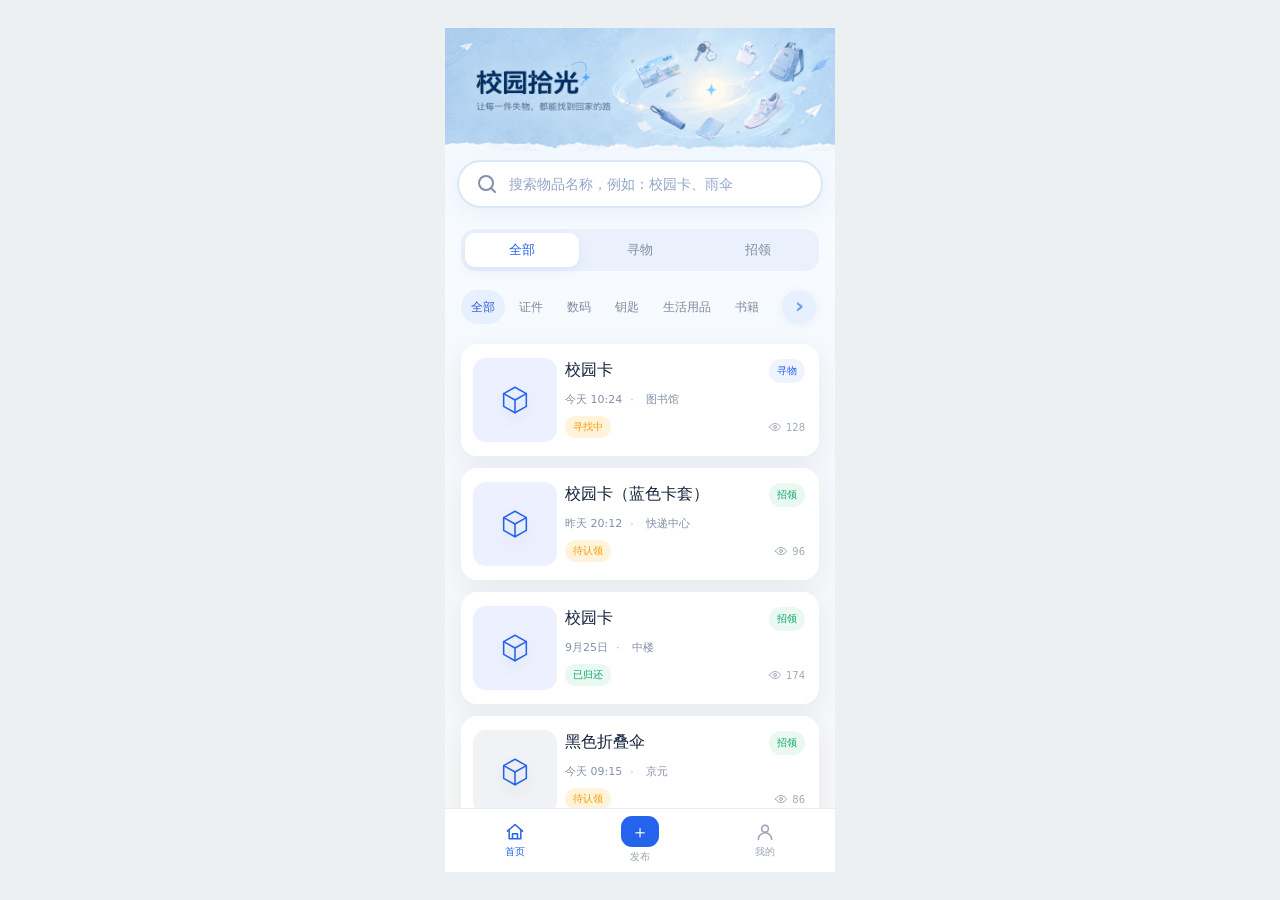
<file: index.html>
<!doctype html>
<html lang="zh-CN">
<head>
  <meta charset="UTF-8">
  <meta name="viewport" content="width=device-width, initial-scale=1.0">
  <title>拾光 | 校园失物招领</title>
  <link rel="stylesheet" href="./css/common.css">
  <link rel="stylesheet" href="./css/home.css">
  <link rel="stylesheet" href="./css/design-system.css">
</head>
<body class="home-page">
  <div class="phone-screen">
  <header class="site-header">
    <a class="brand" href="./index.html" aria-label="拾光首页">
      <span class="brand-mark">拾</span>
      <span><strong>校园拾光</strong><small>让每一件失物，都能找到回家的路</small></span>
    </a>
    <nav class="top-nav" aria-label="主导航">
      <a class="nav-link active" href="./index.html">首页</a>
      <a class="nav-link" href="./pages/search.html">发现</a>
      <a class="nav-link" href="./pages/publish.html">发布信息</a>
      <a class="nav-link" href="./pages/profile.html">我的</a>
    </nav>
    <a class="header-action" href="./pages/publish.html"><span>＋</span> 发布信息</a>
  </header>

  <main class="home-shell">
    <section class="hero-panel">
      <div class="hero-banner-art" aria-hidden="true">
        <img src="./assets/home-hero.png" alt="校园拾光校园失物招领" width="1940" height="811">
      </div>
      <div class="hero-copy">
        <h1 class="visually-hidden">校园失物招领</h1>
        <form class="hero-search" action="./pages/search.html" method="get">
          <svg class="search-icon" viewBox="0 0 24 24" aria-hidden="true"><circle cx="11" cy="11" r="7"/><path d="m20 20-4-4"/></svg>
          <input name="keyword" type="search" placeholder="搜索物品名称，例如：校园卡、雨伞" aria-label="搜索物品名称">
          <button type="submit">开始搜索</button>
        </form>
        <div class="quick-tags" aria-label="热门搜索">
          <span>大家都在找</span>
          <a href="./pages/search.html?keyword=校园卡">校园卡</a>
          <a href="./pages/search.html?keyword=耳机">耳机</a>
          <a href="./pages/search.html?keyword=雨伞">雨伞</a>
        </div>
      </div>
      <div class="hero-art" aria-label="失物招领插画">
        <div class="art-card art-card-back"></div>
        <div class="art-card art-card-main">
          <span class="art-badge">今日新发布</span>
          <div class="art-object">🎧</div>
          <strong>白色无线耳机</strong>
          <span>图书馆 · 10月4日</span>
        </div>
        <div class="art-note">一条信息<br><b>连接</b>一次重逢</div>
      </div>
    </section>

    <section class="board-toolbar" aria-label="信息类型">
      <div class="segmented-control" role="tablist" aria-label="信息类型筛选">
        <button class="segment active" data-home-filter="all" role="tab" aria-selected="true">全部</button>
        <button class="segment" data-home-filter="lost" role="tab" aria-selected="false">寻物</button>
        <button class="segment" data-home-filter="found" role="tab" aria-selected="false">招领</button>
      </div>
      <span class="result-count" id="home-result-count">正在加载</span>
    </section>

    <section class="category-toolbar" aria-label="物品分类">
      <button class="category-scroll-back" type="button" aria-label="返回前面的分类" hidden>‹</button>
      <div class="category-scroll" role="tablist" aria-label="物品分类筛选">
        <button class="category-filter active" data-home-category="all" role="tab" aria-selected="true">全部</button>
        <button class="category-filter" data-home-category="证件" role="tab" aria-selected="false">证件</button>
        <button class="category-filter" data-home-category="数码" role="tab" aria-selected="false">数码</button>
        <button class="category-filter" data-home-category="钥匙" role="tab" aria-selected="false">钥匙</button>
        <button class="category-filter" data-home-category="生活用品" role="tab" aria-selected="false">生活用品</button>
        <button class="category-filter" data-home-category="书籍" role="tab" aria-selected="false">书籍</button>
        <button class="category-filter" data-home-category="其他" role="tab" aria-selected="false">其他</button>
      </div>
      <button class="category-scroll-cue" type="button" aria-label="查看后续分类" hidden>›</button>
    </section>

    <section class="item-grid" id="home-item-grid" aria-live="polite"></section>
    <p class="empty-state hidden" id="home-empty">这里暂时没有符合条件的信息，换个分类试试吧。</p>
  </main>

  <nav class="app-bottom-nav" aria-label="底部导航">
    <a class="bottom-nav-link active" href="./index.html"><svg viewBox="0 0 24 24" aria-hidden="true"><path d="m3 11 9-8 9 8"/><path d="M5 10v10h14V10M9 20v-6h6v6"/></svg>首页</a>
    <a class="bottom-nav-link publish-nav" href="./pages/publish.html"><span class="nav-plus" aria-hidden="true">＋</span>发布</a>
    <a class="bottom-nav-link" href="./pages/profile.html"><svg viewBox="0 0 24 24" aria-hidden="true"><circle cx="12" cy="8" r="4"/><path d="M4 21a8 8 0 0 1 16 0"/></svg>我的</a>
  </nav>
  <footer class="site-footer">
    <span>拾光 · 让校园里的善意被看见</span>
    <span>© 2026 Campus Lost &amp; Found</span>
  </footer>
  </div>

  <script src="./js/data.js?v=3"></script>
  <script src="./js/card.js?v=3"></script>
  <script src="./js/home.js?v=5"></script>
</body>
</html>
</file>
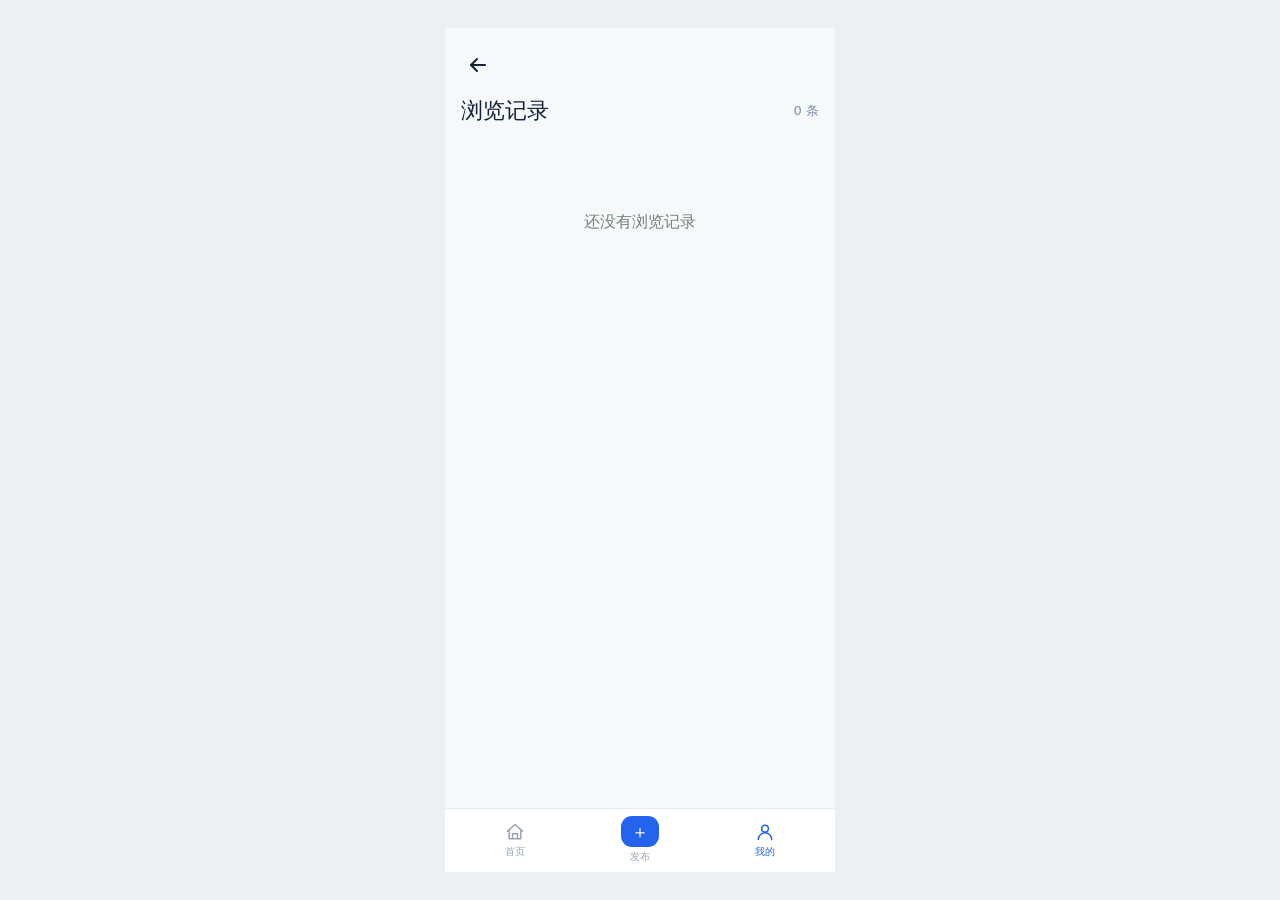
<file: pages/browse-history.html>
<!doctype html>
<html lang="zh-CN">
<head>
  <meta charset="UTF-8">
  <meta name="viewport" content="width=device-width, initial-scale=1.0">
  <title>浏览记录 - 校园失物招领</title>
  <link rel="stylesheet" href="../css/common.css">
  <link rel="stylesheet" href="../css/design-system.css">
  <link rel="stylesheet" href="../css/profile.css">
</head>
<body>
  <div class="phone-screen profile-screen">
    <main class="browse-history-page" aria-labelledby="browse-history-title">
      <a class="page-back page-back-icon" href="./profile.html" aria-label="返回我的" title="返回我的"><svg viewBox="0 0 24 24" aria-hidden="true"><path d="M19 12H5"/><path d="m11 6-6 6 6 6"/></svg></a>
      <div class="profile-section-heading"><h1 id="browse-history-title">浏览记录</h1><span data-viewed-count>0 条</span></div>
      <div class="profile-list" data-viewed-list></div>
    </main>
    <nav class="app-bottom-nav" aria-label="底部导航"><a class="bottom-nav-link" href="../index.html"><svg viewBox="0 0 24 24" aria-hidden="true"><path d="m3 11 9-8 9 8"/><path d="M5 10v10h14V10M9 20v-6h6v6"/></svg>首页</a><a class="bottom-nav-link publish-nav" href="./publish.html"><span class="nav-plus" aria-hidden="true">＋</span>发布</a><a class="bottom-nav-link active" href="./profile.html" aria-current="page"><svg viewBox="0 0 24 24" aria-hidden="true"><circle cx="12" cy="8" r="4"/><path d="M4 21a8 8 0 0 1 16 0"/></svg>我的</a></nav>
  </div>
  <script src="../js/data.js"></script>
  <script src="../js/browse-history.js"></script>
</body>
</html>
</file>
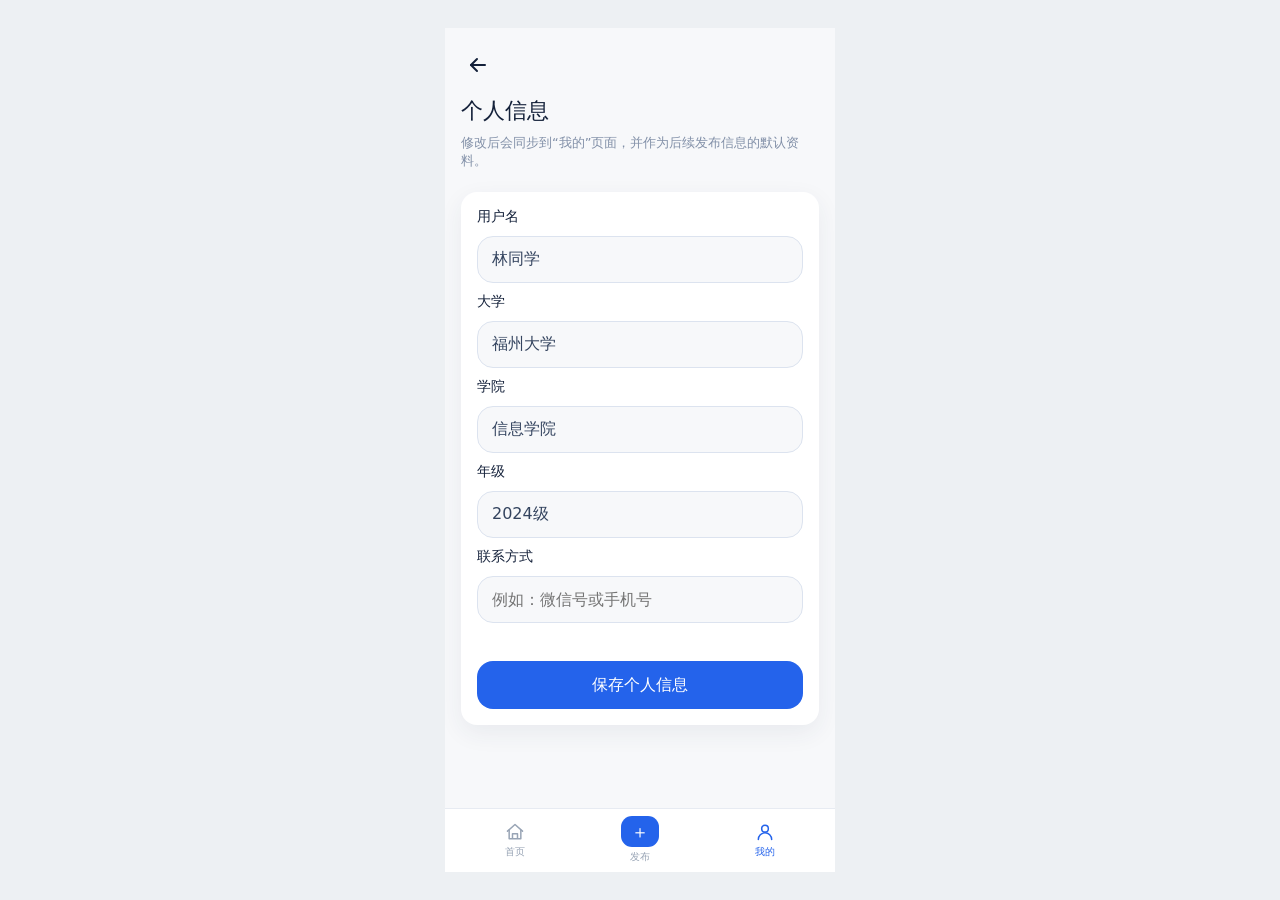
<file: pages/contact.html>
<!doctype html>
<html lang="zh-CN">
<head>
  <meta charset="UTF-8">
  <meta name="viewport" content="width=device-width, initial-scale=1.0">
  <title>个人信息 - 校园失物招领</title>
  <link rel="stylesheet" href="../css/common.css">
  <link rel="stylesheet" href="../css/design-system.css">
  <link rel="stylesheet" href="../css/profile.css">
</head>
<body>
  <div class="phone-screen profile-screen">
    <main class="contact-page" aria-labelledby="contact-title">
      <a class="page-back page-back-icon" href="./profile.html" aria-label="返回我的" title="返回我的"><svg viewBox="0 0 24 24" aria-hidden="true"><path d="M19 12H5"/><path d="m11 6-6 6 6 6"/></svg></a>
      <h1 id="contact-title">个人信息</h1>
      <p class="contact-intro">修改后会同步到“我的”页面，并作为后续发布信息的默认资料。</p>
      <form class="contact-form" id="contact-form">
        <label for="profile-name">用户名</label>
        <input id="profile-name" name="name" type="text" maxlength="40" placeholder="例如：林同学" required>
        <label for="profile-university">大学</label>
        <input id="profile-university" name="university" type="text" maxlength="80" placeholder="例如：福州大学" required>
        <label for="profile-college">学院</label>
        <input id="profile-college" name="college" type="text" maxlength="80" placeholder="例如：信息学院" required>
        <label for="profile-grade">年级</label>
        <input id="profile-grade" name="grade" type="text" maxlength="30" placeholder="例如：2024级" required>
        <label for="profile-contact">联系方式</label>
        <input id="profile-contact" name="contact" type="text" maxlength="80" placeholder="例如：微信号或手机号" required>
        <p class="form-message" data-contact-message role="status"></p>
        <button class="primary-button" type="submit">保存个人信息</button>
      </form>
    </main>
    <nav class="app-bottom-nav" aria-label="底部导航"><a class="bottom-nav-link" href="../index.html"><svg viewBox="0 0 24 24" aria-hidden="true"><path d="m3 11 9-8 9 8"/><path d="M5 10v10h14V10M9 20v-6h6v6"/></svg>首页</a><a class="bottom-nav-link publish-nav" href="./publish.html"><span class="nav-plus" aria-hidden="true">＋</span>发布</a><a class="bottom-nav-link active" href="./profile.html" aria-current="page"><svg viewBox="0 0 24 24" aria-hidden="true"><circle cx="12" cy="8" r="4"/><path d="M4 21a8 8 0 0 1 16 0"/></svg>我的</a></nav>
  </div>
  <script src="../js/data.js"></script>
  <script src="../js/contact.js"></script>
</body>
</html>
</file>
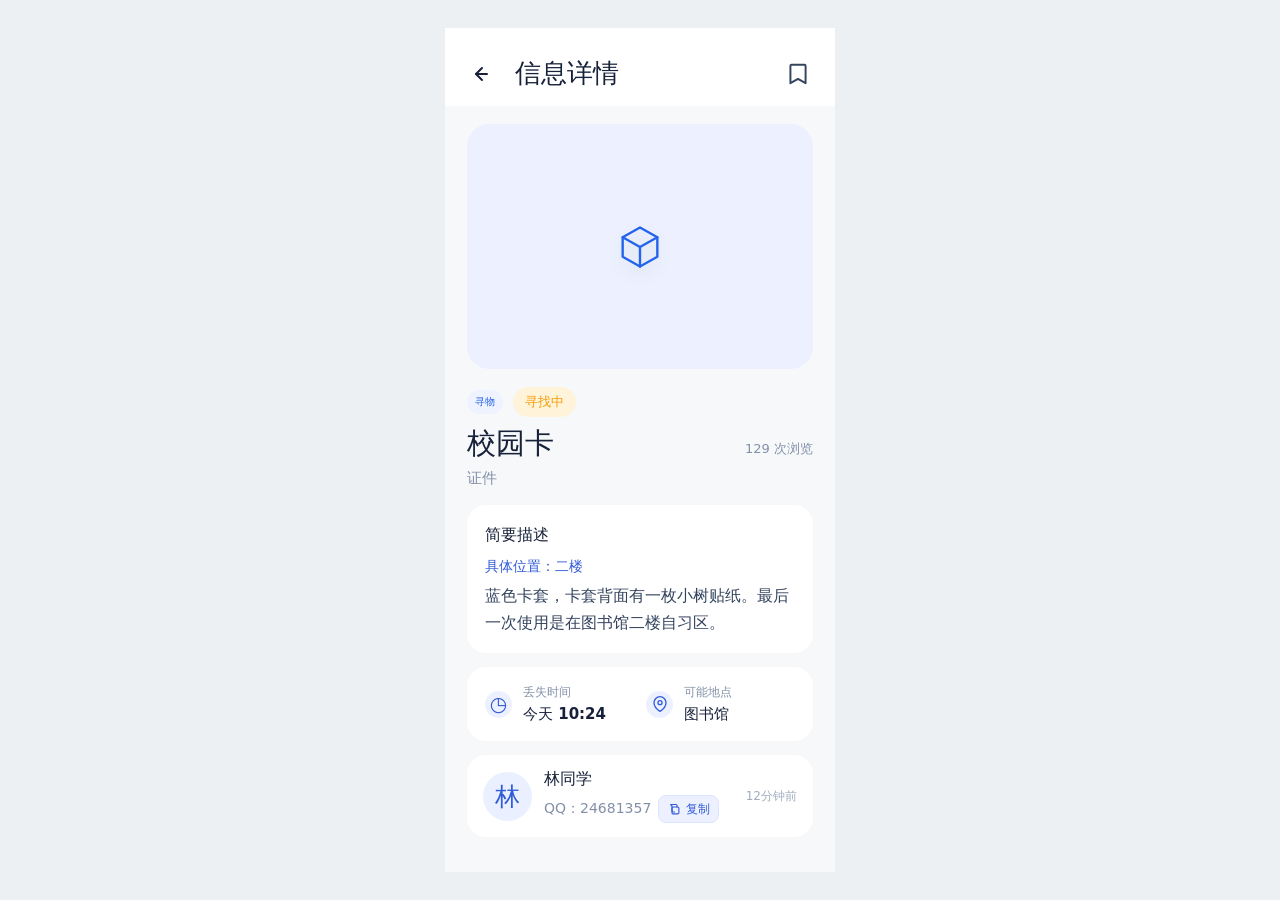
<file: pages/detail.html>
<!doctype html>
<html lang="zh-CN">
<head>
  <meta charset="UTF-8">
  <meta name="viewport" content="width=device-width, initial-scale=1.0">
  <title>信息详情 | 拾光</title>
  <link rel="stylesheet" href="../css/common.css">
  <link rel="stylesheet" href="../css/detail.css">
  <link rel="stylesheet" href="../css/design-system.css">
</head>
<body>
  <div class="phone-screen detail-screen">
    <header class="detail-topbar">
      <a class="detail-back" href="javascript:history.back()" aria-label="返回"><svg viewBox="0 0 24 24"><path d="m15 18-6-6 6-6"/><path d="M9 12h11"/></svg></a>
      <h1>信息详情</h1>
      <div class="detail-top-actions">
        <button id="save-detail" type="button" aria-label="收藏">
          <svg viewBox="0 0 24 24" aria-hidden="true"><path d="M6 3.5h12a1 1 0 0 1 1 1v16l-7-4-7 4v-16a1 1 0 0 1 1-1Z"/></svg>
        </button>
      </div>
    </header>

    <main class="detail-shell">
      <div class="detail-layout" id="detail-content"></div>
    </main>

  </div>

  <div class="toast hidden" id="copy-toast" role="status">复制成功，快去联系ta吧</div>
  <script src="../js/data.js?v=4"></script>
  <script src="../js/card.js?v=3"></script>
  <script src="../js/detail.js?v=2"></script>
</body>
</html>
</file>
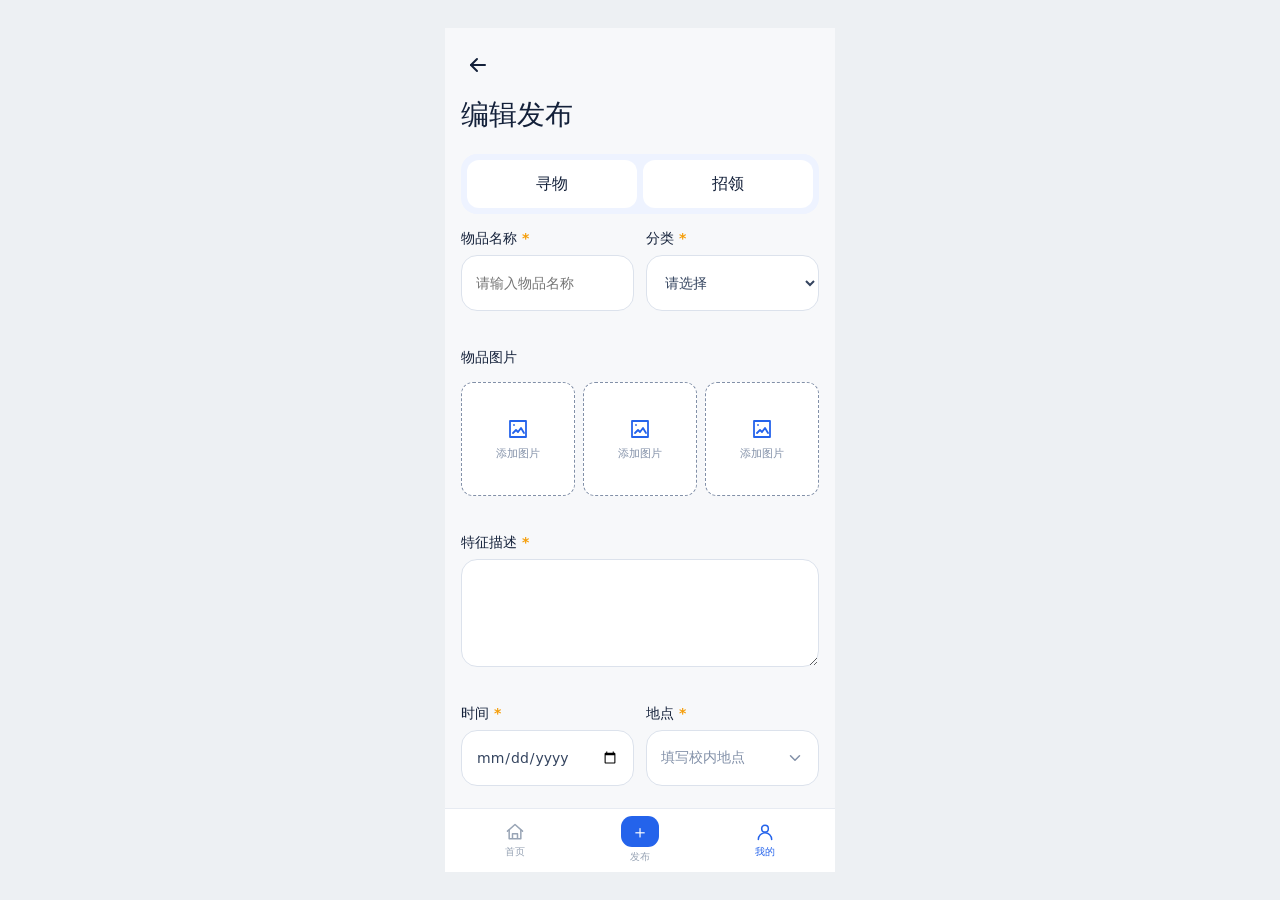
<file: pages/edit-post.html>
<!doctype html>
<html lang="zh-CN">
<head>
  <meta charset="UTF-8">
  <meta name="viewport" content="width=device-width, initial-scale=1.0">
  <title>编辑发布 - 校园失物招领</title>
  <link rel="stylesheet" href="../css/common.css">
  <link rel="stylesheet" href="../css/design-system.css">
  <link rel="stylesheet" href="../css/publish.css">
</head>
<body>
  <div class="phone-screen publish-screen">
    <main class="publish-page edit-page" aria-labelledby="edit-title">
      <a class="page-back page-back-icon" href="./profile.html" aria-label="返回我的" title="返回我的"><svg viewBox="0 0 24 24" aria-hidden="true"><path d="M19 12H5"/><path d="m11 6-6 6 6 6"/></svg></a>
      <h1 id="edit-title">编辑发布</h1>
      <form id="edit-form" novalidate>
        <fieldset class="type-switch"><legend class="sr-only">信息类型</legend><label><input type="radio" name="type" value="lost"><span>寻物</span></label><label><input type="radio" name="type" value="found"><span>招领</span></label></fieldset>
        <div class="field-grid"><label class="form-field"><span>物品名称 <b>*</b></span><input name="title" maxlength="40" required placeholder="请输入物品名称"><small data-error="title"></small></label><label class="form-field"><span>分类 <b>*</b></span><select name="category" required><option value="">请选择</option><option>证件</option><option>数码</option><option>钥匙</option><option>生活用品</option><option>书籍</option><option>其他</option></select><small data-error="category"></small></label></div>
        <div class="form-field image-field"><span>物品图片</span><div class="image-upload-grid" data-image-grid aria-label="物品图片，最多 3 张"><label class="image-upload-slot"><svg viewBox="0 0 24 24" aria-hidden="true"><path d="M4 4h16v16H4zM7 16l3-3 2 2 3-4 3 5M8 8h.01"/></svg><span>添加图片</span><input name="image" data-image-slot="1" type="file" accept="image/jpeg,image/png,image/webp"></label><label class="image-upload-slot"><svg viewBox="0 0 24 24" aria-hidden="true"><path d="M4 4h16v16H4zM7 16l3-3 2 2 3-4 3 5M8 8h.01"/></svg><span>添加图片</span><input name="image" data-image-slot="2" type="file" accept="image/jpeg,image/png,image/webp"></label><label class="image-upload-slot"><svg viewBox="0 0 24 24" aria-hidden="true"><path d="M4 4h16v16H4zM7 16l3-3 2 2 3-4 3 5M8 8h.01"/></svg><span>添加图片</span><input name="image" data-image-slot="3" type="file" accept="image/jpeg,image/png,image/webp"></label></div><small data-error="image"></small></div>
        <label class="form-field"><span>特征描述 <b>*</b></span><textarea name="description" maxlength="240" required></textarea><small data-error="description"></small></label>
        <div class="field-grid location-time-grid"><label class="form-field"><span>时间 <b>*</b></span><input id="publish-date" name="date" type="date" required><small data-error="date"></small></label><div class="form-field location-field"><span>地点 <b>*</b></span><div class="location-picker" data-location-picker><input id="publish-location" name="location" type="hidden"><button class="location-trigger" type="button" aria-expanded="false" aria-controls="publish-location-menu"><span data-location-label>填写校内地点</span><svg viewBox="0 0 24 24" aria-hidden="true"><path d="m6 9 6 6 6-6"/></svg></button><div class="location-menu" id="publish-location-menu" data-location-menu hidden><div class="location-groups" data-location-groups></div><div class="location-custom"><label for="publish-custom-location">自定义地点</label><div class="location-custom-row"><input id="publish-custom-location" type="text" maxlength="40" placeholder="输入校内地点"><button type="button" data-location-custom-confirm>确定</button></div></div></div></div><small data-error="location"></small></div><label class="location-detail-field" for="publish-location-detail"><span>具体位置 <b>*</b></span><input id="publish-location-detail" class="location-detail-input" name="locationDetail" maxlength="60" required placeholder="例如：二楼自习区、靠窗座位"><small data-error="locationDetail"></small></label></div>
        <label class="form-field"><span>联系方式 <b>*</b></span><input name="contact" maxlength="80" required><small data-error="contact"></small></label>
        <p id="edit-form-message" class="form-message" role="alert"></p><button class="primary-button" type="submit">保存修改</button>
      </form>
    </main>
    <nav class="app-bottom-nav" aria-label="底部导航"><a class="bottom-nav-link" href="../index.html"><svg viewBox="0 0 24 24" aria-hidden="true"><path d="m3 11 9-8 9 8"/><path d="M5 10v10h14V10M9 20v-6h6v6"/></svg>首页</a><a class="bottom-nav-link publish-nav" href="./publish.html"><span class="nav-plus" aria-hidden="true">＋</span>发布</a><a class="bottom-nav-link active" href="./profile.html"><svg viewBox="0 0 24 24" aria-hidden="true"><circle cx="12" cy="8" r="4"/><path d="M4 21a8 8 0 0 1 16 0"/></svg>我的</a></nav>
  </div>
  <script src="../js/data.js?v=5"></script><script src="../js/publish.js"></script><script src="../js/edit-post.js"></script>
</body>
</html>
</file>
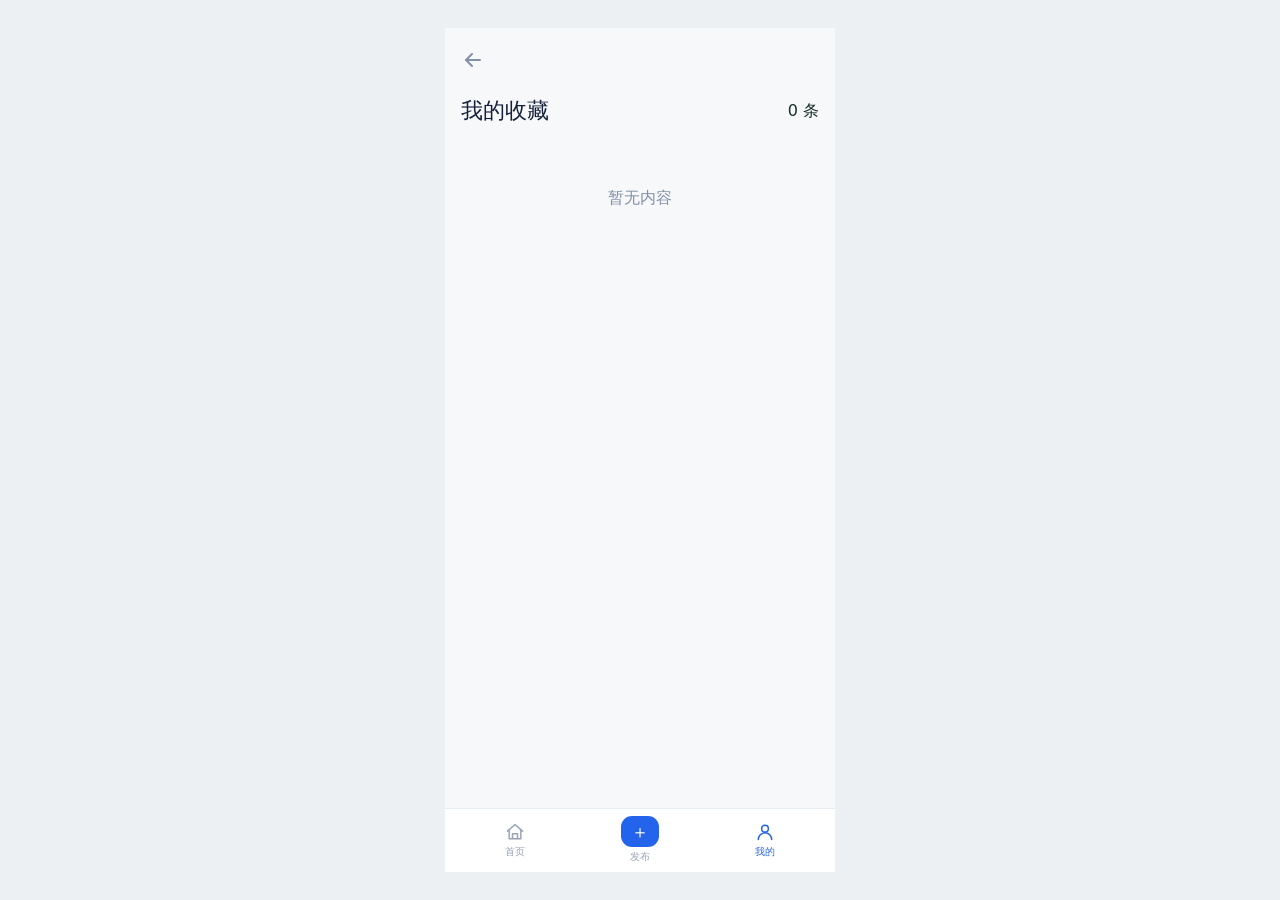
<file: pages/favorites.html>
<!doctype html>
<html lang="zh-CN">
<head>
  <meta charset="UTF-8">
  <meta name="viewport" content="width=device-width, initial-scale=1.0">
  <title>我的收藏 - 校园失物招领</title>
  <link rel="stylesheet" href="../css/common.css">
  <link rel="stylesheet" href="../css/design-system.css">
  <link rel="stylesheet" href="../css/profile.css">
</head>
<body data-profile-view="favorites">
  <div class="phone-screen my-posts-screen">
    <main class="my-posts-page" aria-labelledby="favorites-title">
      <a class="page-back page-back-icon" href="./profile.html" aria-label="返回我的" title="返回我的"><svg viewBox="0 0 24 24" aria-hidden="true"><path d="M19 12H5"/><path d="m11 6-6 6 6 6"/></svg></a>
      <div class="profile-section-heading"><h1 id="favorites-title" data-list-title>我的收藏</h1><span data-filter-count>0 条</span></div>
      <div class="profile-list" data-profile-list></div>
    </main>
    <nav class="app-bottom-nav" aria-label="底部导航"><a class="bottom-nav-link" href="../index.html"><svg viewBox="0 0 24 24" aria-hidden="true"><path d="m3 11 9-8 9 8"/><path d="M5 10v10h14V10M9 20v-6h6v6"/></svg>首页</a><a class="bottom-nav-link publish-nav" href="./publish.html"><span class="nav-plus" aria-hidden="true">＋</span>发布</a><a class="bottom-nav-link active" href="./profile.html" aria-current="page"><svg viewBox="0 0 24 24" aria-hidden="true"><circle cx="12" cy="8" r="4"/><path d="M4 21a8 8 0 0 1 16 0"/></svg>我的</a></nav>
  </div>
  <script src="../js/data.js"></script>
  <script src="../js/profile.js"></script>
</body>
</html>
</file>
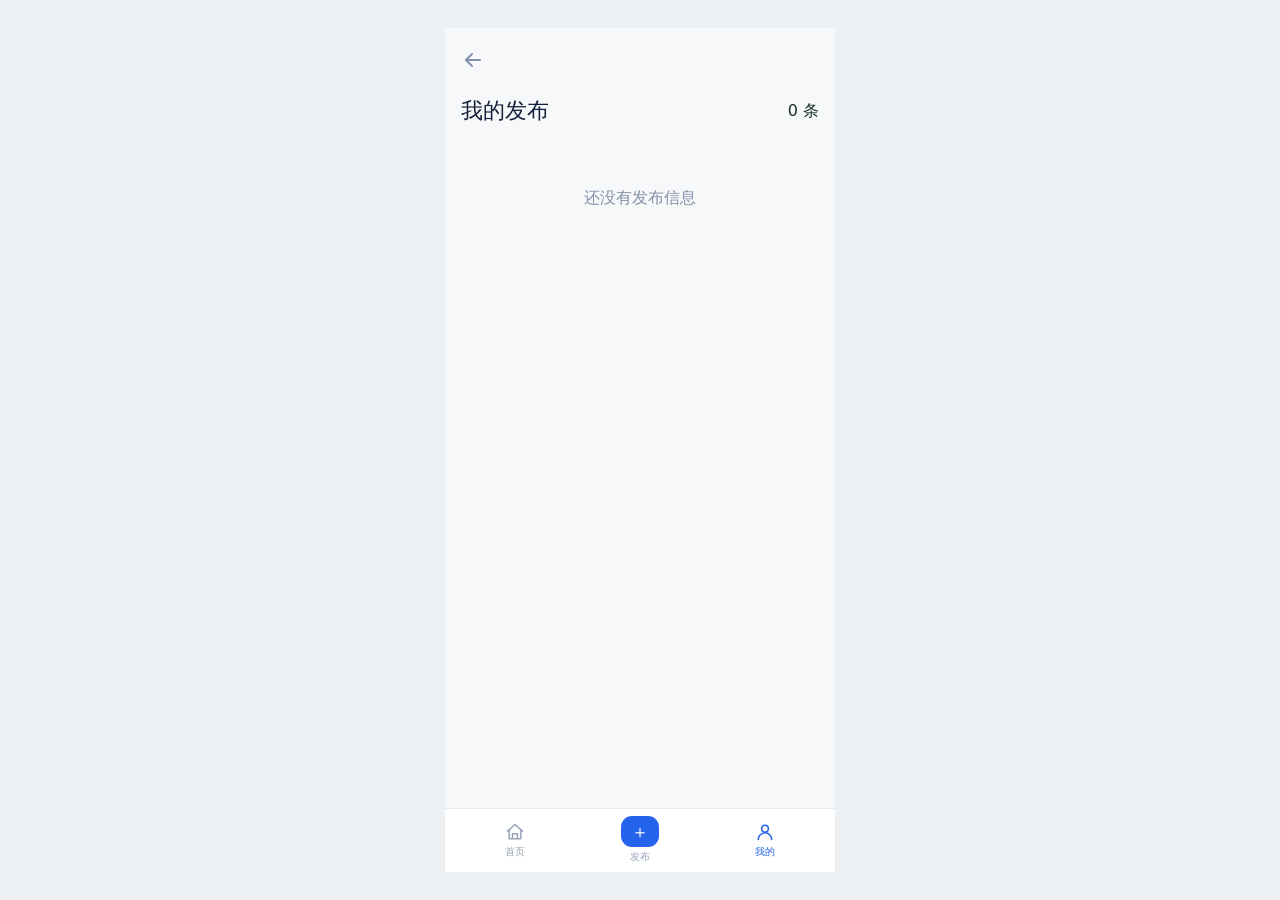
<file: pages/my-posts.html>
<!doctype html>
<html lang="zh-CN">
<head>
  <meta charset="UTF-8">
  <meta name="viewport" content="width=device-width, initial-scale=1.0">
  <title>我的发布 - 校园失物招领</title>
  <link rel="stylesheet" href="../css/common.css">
  <link rel="stylesheet" href="../css/design-system.css">
  <link rel="stylesheet" href="../css/profile.css">
</head>
<body>
  <div class="phone-screen my-posts-screen">
    <main class="my-posts-page" aria-labelledby="my-posts-title"><a class="page-back page-back-icon" href="./profile.html" aria-label="返回我的" title="返回我的"><svg viewBox="0 0 24 24" aria-hidden="true"><path d="M19 12H5"/><path d="m11 6-6 6 6 6"/></svg></a><div class="profile-section-heading"><h1 id="my-posts-title">我的发布</h1><span data-post-count>0 条</span></div><div class="profile-list" data-my-posts-list></div></main>
    <nav class="app-bottom-nav" aria-label="底部导航"><a class="bottom-nav-link" href="../index.html"><svg viewBox="0 0 24 24" aria-hidden="true"><path d="m3 11 9-8 9 8"/><path d="M5 10v10h14V10M9 20v-6h6v6"/></svg>首页</a><a class="bottom-nav-link publish-nav" href="./publish.html"><span class="nav-plus" aria-hidden="true">＋</span>发布</a><a class="bottom-nav-link active" href="./profile.html" aria-current="page"><svg viewBox="0 0 24 24" aria-hidden="true"><circle cx="12" cy="8" r="4"/><path d="M4 21a8 8 0 0 1 16 0"/></svg>我的</a></nav>
  </div>
  <script src="../js/data.js"></script>
  <script src="../js/profile.js"></script>
</body>
</html>
</file>
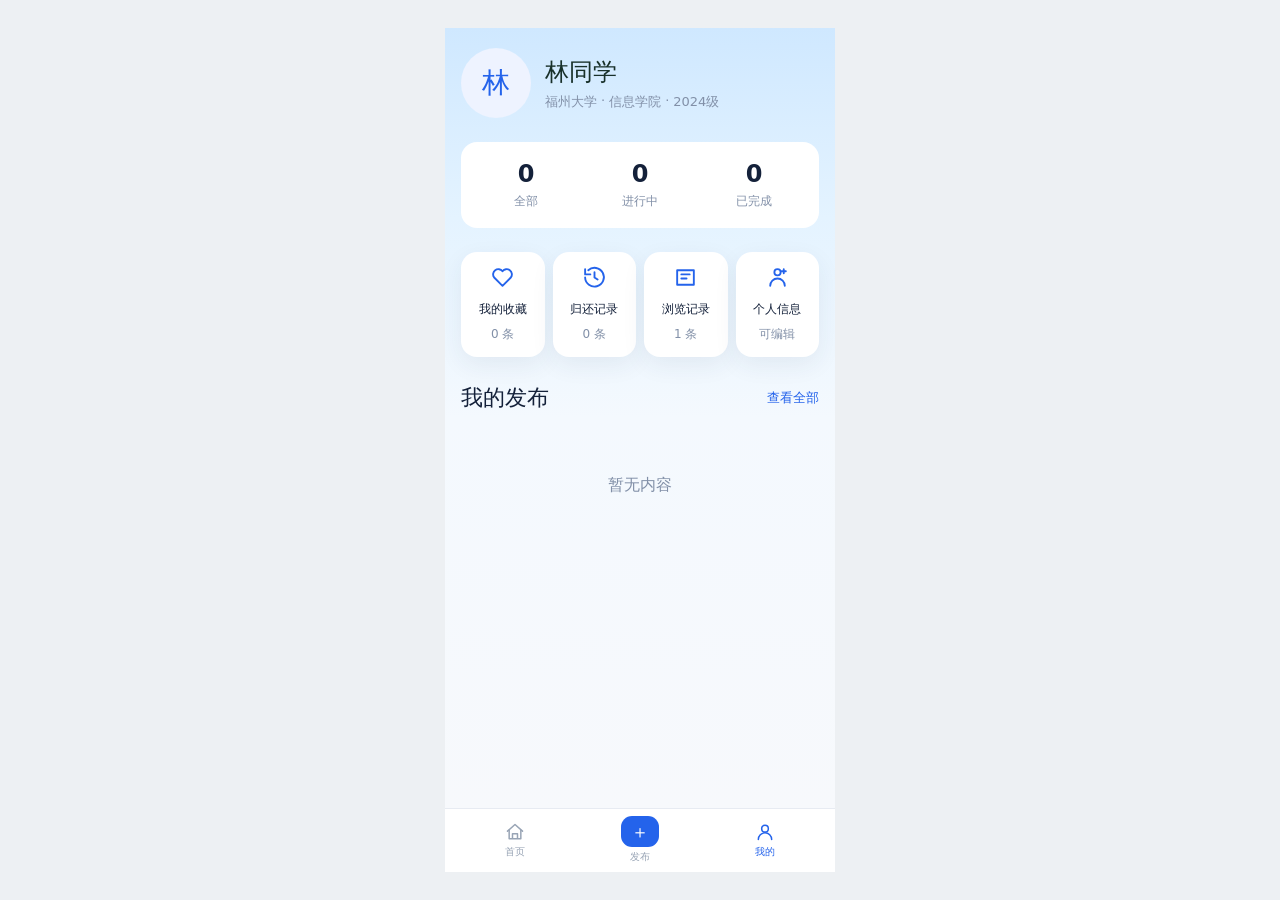
<file: pages/profile.html>
<!doctype html>
<html lang="zh-CN">
<head>
  <meta charset="UTF-8">
  <meta name="viewport" content="width=device-width, initial-scale=1.0">
  <title>我的 - 校园失物招领</title>
  <link rel="stylesheet" href="../css/common.css">
  <link rel="stylesheet" href="../css/design-system.css">
  <link rel="stylesheet" href="../css/profile.css">
</head>
<body>
  <div class="phone-screen profile-screen">
    <main class="profile-page" aria-labelledby="profile-title">
      <section class="profile-header"><div class="profile-avatar" data-profile-avatar aria-hidden="true">林</div><div><h1 id="profile-title" data-profile-name>林同学</h1><p><span data-profile-university>福州大学</span> · <span data-profile-college>信息学院</span> · <span data-profile-grade>2024级</span></p></div></section>
      <section class="profile-stats" aria-label="发布统计"><div><strong data-stat="all">0</strong><span>全部</span></div><div><strong data-stat="active">0</strong><span>进行中</span></div><div><strong data-stat="completed">0</strong><span>已完成</span></div></section>
      <section class="profile-shortcuts" aria-label="个人中心功能"><a href="./favorites.html"><span class="shortcut-icon"><svg viewBox="0 0 24 24"><path d="m12 20-8-8a5 5 0 0 1 8-6 5 5 0 0 1 8 6z"/></svg></span><strong>我的收藏</strong><small data-count="favorites">0 条</small></a><a href="./return-history.html"><span class="shortcut-icon"><svg viewBox="0 0 24 24"><path d="M3 12a9 9 0 1 0 3-7"/><path d="M3 4v5h5"/><path d="M12 7v5l3 2"/></svg></span><strong>归还记录</strong><small data-count="history">0 条</small></a><a href="./browse-history.html"><span class="shortcut-icon"><svg viewBox="0 0 24 24"><path d="M4 5h16v14H4z"/><path d="M8 9h8M8 13h5"/></svg></span><strong>浏览记录</strong><small data-count="viewed">0 条</small></a><a href="./contact.html"><span class="shortcut-icon"><svg viewBox="0 0 24 24"><circle cx="12" cy="7" r="3"/><path d="M5 20a7 7 0 0 1 14 0"/><path d="M18 4v4M16 6h4"/></svg></span><strong>个人信息</strong><small>可编辑</small></a></section>
      <section class="profile-list-section"><div class="profile-section-heading"><h2 data-list-title>我的发布</h2><a href="./my-posts.html">查看全部</a></div><div class="profile-list" data-profile-list></div></section>
    </main>
    <nav class="app-bottom-nav" aria-label="底部导航"><a class="bottom-nav-link" href="../index.html"><svg viewBox="0 0 24 24" aria-hidden="true"><path d="m3 11 9-8 9 8"/><path d="M5 10v10h14V10M9 20v-6h6v6"/></svg>首页</a><a class="bottom-nav-link publish-nav" href="./publish.html"><span class="nav-plus" aria-hidden="true">＋</span>发布</a><a class="bottom-nav-link active" href="./profile.html" aria-current="page"><svg viewBox="0 0 24 24" aria-hidden="true"><circle cx="12" cy="8" r="4"/><path d="M4 21a8 8 0 0 1 16 0"/></svg>我的</a></nav>
  </div>
  <script src="../js/data.js"></script>
  <script src="../js/profile.js"></script>
</body>
</html>
</file>
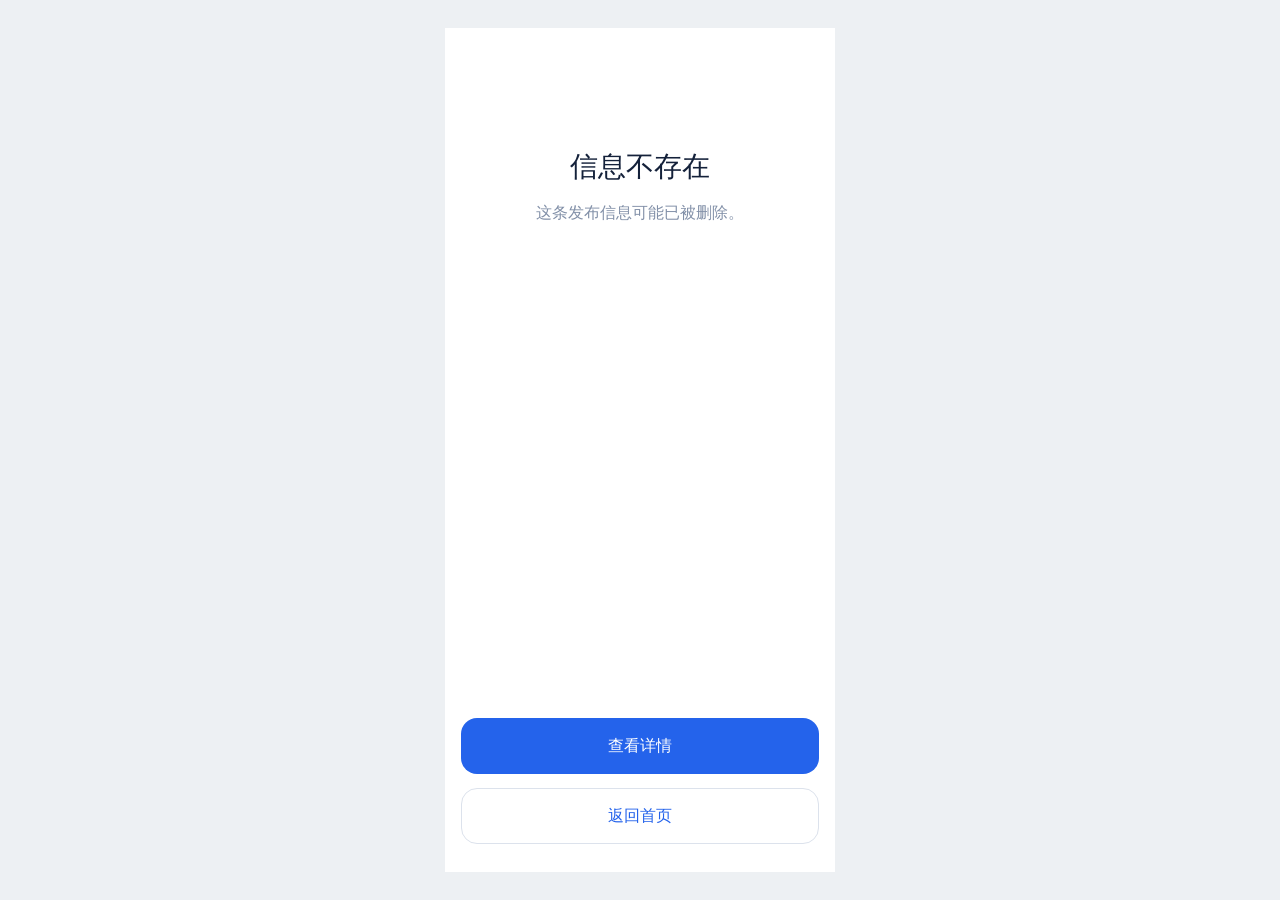
<file: pages/publish-success.html>
<!doctype html>
<html lang="zh-CN">
<head>
  <meta charset="UTF-8">
  <meta name="viewport" content="width=device-width, initial-scale=1.0">
  <title>发布成功 - 校园失物招领</title>
  <link rel="stylesheet" href="../css/common.css">
  <link rel="stylesheet" href="../css/design-system.css">
  <link rel="stylesheet" href="../css/publish.css">
</head>
<body>
  <div class="phone-screen success-screen">
    <main class="success-page" aria-labelledby="success-title">
      <div class="success-content">
        <div class="success-mark" aria-label="发布成功"><svg viewBox="0 0 48 48" aria-hidden="true"><circle cx="24" cy="24" r="22"/><path d="m14 24 7 7 14-15"/></svg></div>
        <h1 id="success-title">发送成功</h1>
        <p>你的发布信息已发送成功，我们会帮你持续留意，也可以把详情分享给更多同学。</p>
        <div class="success-summary"><div><span>发布类型</span><strong data-success-field="type">-</strong></div><div><span>物品名称</span><strong data-success-field="name">-</strong></div><div><span>当前状态</span><strong data-success-field="status">-</strong></div></div>
      </div>
      <div class="success-actions"><a class="primary-button" data-success-action="detail" href="../index.html">查看详情</a><a class="secondary-button" href="../index.html">返回首页</a></div>
    </main>
  </div>
  <script src="../js/data.js"></script>
  <script src="../js/publish.js"></script>
</body>
</html>
</file>
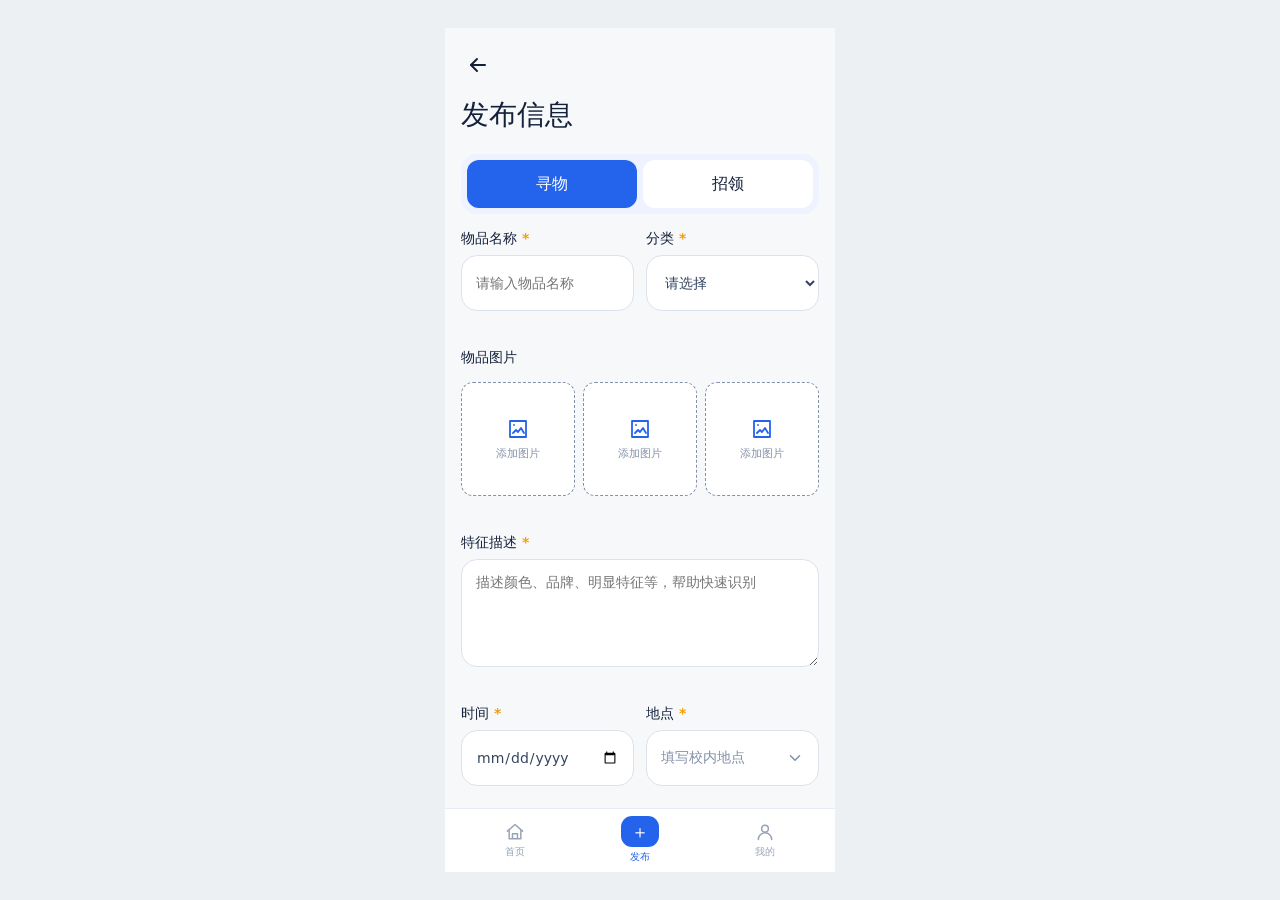
<file: pages/publish.html>
<!doctype html>
<html lang="zh-CN">
<head>
  <meta charset="UTF-8">
  <meta name="viewport" content="width=device-width, initial-scale=1.0">
  <title>发布信息 - 校园失物招领</title>
  <link rel="stylesheet" href="../css/common.css">
  <link rel="stylesheet" href="../css/design-system.css">
  <link rel="stylesheet" href="../css/publish.css">
</head>
<body>
  <div class="phone-screen publish-screen">
    <main class="publish-page" aria-labelledby="publish-title">
      <a class="page-back page-back-icon" href="../index.html" aria-label="返回首页" title="返回首页"><svg viewBox="0 0 24 24" aria-hidden="true"><path d="M19 12H5"/><path d="m11 6-6 6 6 6"/></svg></a>
      <h1 id="publish-title">发布信息</h1>
      <form id="publish-form" novalidate>
        <fieldset class="type-switch">
          <legend class="sr-only">信息类型</legend>
          <label><input type="radio" name="type" value="lost" checked><span>寻物</span></label>
          <label><input type="radio" name="type" value="found"><span>招领</span></label>
        </fieldset>
        <div class="field-grid">
          <label class="form-field"><span>物品名称 <b>*</b></span><input name="title" maxlength="40" required placeholder="请输入物品名称"><small data-error="title"></small></label>
          <label class="form-field"><span>分类 <b>*</b></span><select name="category" required><option value="">请选择</option><option>证件</option><option>数码</option><option>钥匙</option><option>生活用品</option><option>书籍</option><option>其他</option></select><small data-error="category"></small></label>
        </div>
        <div class="form-field image-field"><span>物品图片</span><div class="image-upload-grid" data-image-grid aria-label="物品图片，最多 3 张">
          <label class="image-upload-slot"><svg viewBox="0 0 24 24" aria-hidden="true"><path d="M4 4h16v16H4zM7 16l3-3 2 2 3-4 3 5M8 8h.01"/></svg><span>添加图片</span><input name="image" data-image-slot="1" type="file" accept="image/jpeg,image/png,image/webp"></label>
          <label class="image-upload-slot"><svg viewBox="0 0 24 24" aria-hidden="true"><path d="M4 4h16v16H4zM7 16l3-3 2 2 3-4 3 5M8 8h.01"/></svg><span>添加图片</span><input name="image" data-image-slot="2" type="file" accept="image/jpeg,image/png,image/webp"></label>
          <label class="image-upload-slot"><svg viewBox="0 0 24 24" aria-hidden="true"><path d="M4 4h16v16H4zM7 16l3-3 2 2 3-4 3 5M8 8h.01"/></svg><span>添加图片</span><input name="image" data-image-slot="3" type="file" accept="image/jpeg,image/png,image/webp"></label>
        </div><small data-error="image"></small></div>
        <label class="form-field"><span>特征描述 <b>*</b></span><textarea name="description" maxlength="240" required placeholder="描述颜色、品牌、明显特征等，帮助快速识别"></textarea><small data-error="description"></small></label>
        <div class="field-grid location-time-grid">
          <label class="form-field"><span>时间 <b>*</b></span><input id="publish-date" name="date" type="date" required><small data-error="date"></small></label>
          <div class="form-field location-field">
            <span>地点 <b>*</b></span>
            <div class="location-picker" data-location-picker>
              <input id="publish-location" name="location" type="hidden">
              <button class="location-trigger" type="button" aria-expanded="false" aria-controls="publish-location-menu">
                <span data-location-label>填写校内地点</span>
                <svg viewBox="0 0 24 24" aria-hidden="true"><path d="m6 9 6 6 6-6"/></svg>
              </button>
              <div class="location-menu" id="publish-location-menu" data-location-menu hidden>
                <div class="location-groups" data-location-groups></div>
                <div class="location-custom">
                  <label for="publish-custom-location">自定义地点</label>
                  <div class="location-custom-row">
                    <input id="publish-custom-location" type="text" maxlength="40" placeholder="输入校内地点">
                    <button type="button" data-location-custom-confirm>确定</button>
                  </div>
                </div>
              </div>
            </div>
            <small data-error="location"></small>
          </div>
          <label class="location-detail-field" for="publish-location-detail">
            <span>具体位置 <b>*</b></span>
            <input id="publish-location-detail" class="location-detail-input" name="locationDetail" maxlength="60" required placeholder="例如：二楼自习区、靠窗座位">
            <small data-error="locationDetail"></small>
          </label>
        </div>
        <label class="form-field"><span>联系方式 <b>*</b></span><input name="contact" maxlength="80" required placeholder="手机号 / 微信号（仅对联系者显示）"><small data-error="contact"></small></label>
        <p id="publish-form-message" class="form-message" role="alert"></p>
        <button class="primary-button" type="submit">发布信息</button>
      </form>
    </main>
    <nav class="app-bottom-nav" aria-label="底部导航">
      <a class="bottom-nav-link" href="../index.html"><svg viewBox="0 0 24 24" aria-hidden="true"><path d="m3 11 9-8 9 8"/><path d="M5 10v10h14V10M9 20v-6h6v6"/></svg>首页</a>
      <a class="bottom-nav-link publish-nav active" href="./publish.html" aria-current="page"><span class="nav-plus" aria-hidden="true">＋</span>发布</a>
      <a class="bottom-nav-link" href="./profile.html"><svg viewBox="0 0 24 24" aria-hidden="true"><circle cx="12" cy="8" r="4"/><path d="M4 21a8 8 0 0 1 16 0"/></svg>我的</a>
    </nav>
  </div>
  <script src="../js/data.js"></script>
  <script src="../js/publish.js"></script>
</body>
</html>
</file>
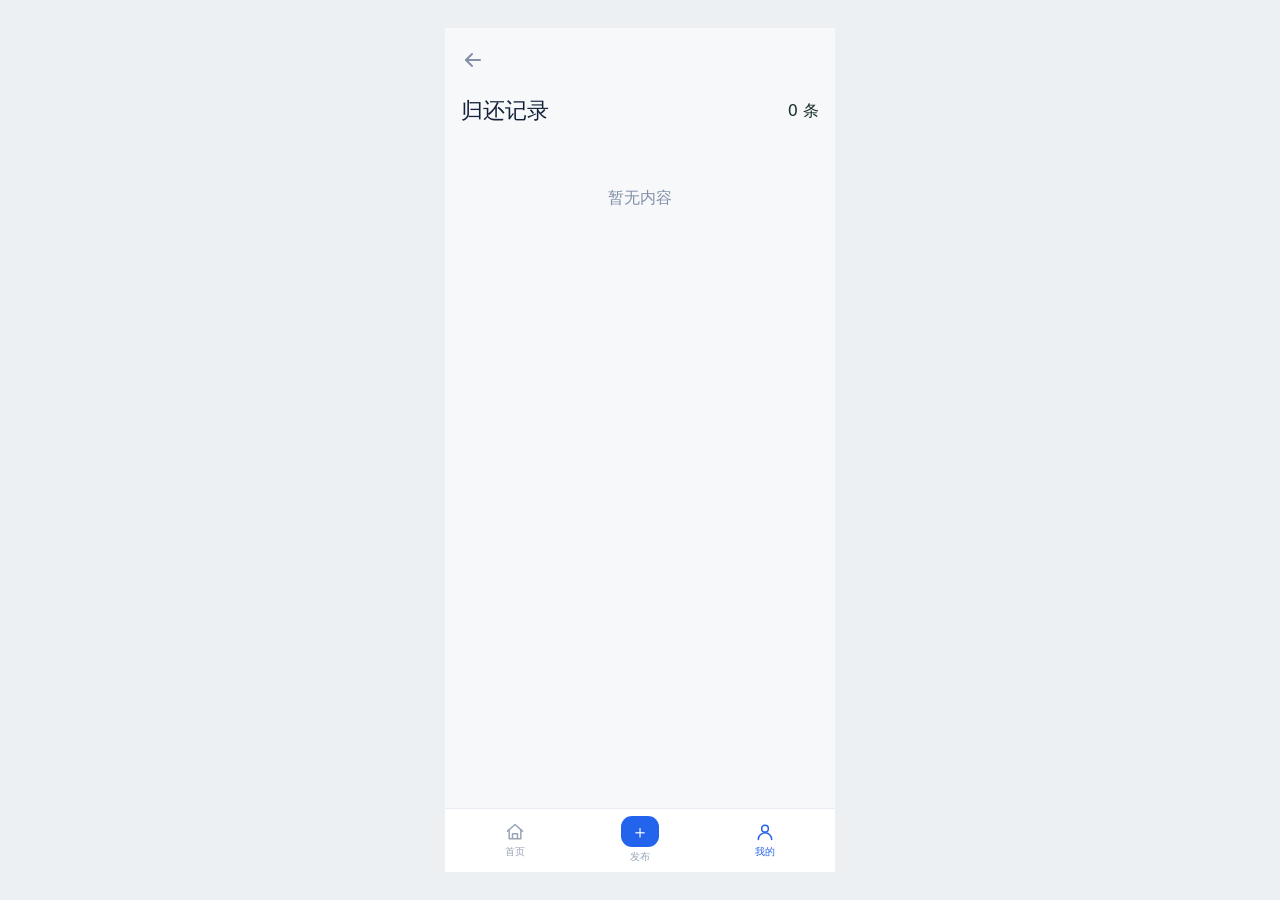
<file: pages/return-history.html>
<!doctype html>
<html lang="zh-CN">
<head>
  <meta charset="UTF-8">
  <meta name="viewport" content="width=device-width, initial-scale=1.0">
  <title>归还记录 - 校园失物招领</title>
  <link rel="stylesheet" href="../css/common.css">
  <link rel="stylesheet" href="../css/design-system.css">
  <link rel="stylesheet" href="../css/profile.css">
</head>
<body data-profile-view="history">
  <div class="phone-screen my-posts-screen">
    <main class="my-posts-page" aria-labelledby="return-history-title">
      <a class="page-back page-back-icon" href="./profile.html" aria-label="返回我的" title="返回我的"><svg viewBox="0 0 24 24" aria-hidden="true"><path d="M19 12H5"/><path d="m11 6-6 6 6 6"/></svg></a>
      <div class="profile-section-heading"><h1 id="return-history-title" data-list-title>归还记录</h1><span data-filter-count>0 条</span></div>
      <div class="profile-list" data-profile-list></div>
    </main>
    <nav class="app-bottom-nav" aria-label="底部导航"><a class="bottom-nav-link" href="../index.html"><svg viewBox="0 0 24 24" aria-hidden="true"><path d="m3 11 9-8 9 8"/><path d="M5 10v10h14V10M9 20v-6h6v6"/></svg>首页</a><a class="bottom-nav-link publish-nav" href="./publish.html"><span class="nav-plus" aria-hidden="true">＋</span>发布</a><a class="bottom-nav-link active" href="./profile.html" aria-current="page"><svg viewBox="0 0 24 24" aria-hidden="true"><circle cx="12" cy="8" r="4"/><path d="M4 21a8 8 0 0 1 16 0"/></svg>我的</a></nav>
  </div>
  <script src="../js/data.js"></script>
  <script src="../js/profile.js"></script>
</body>
</html>
</file>
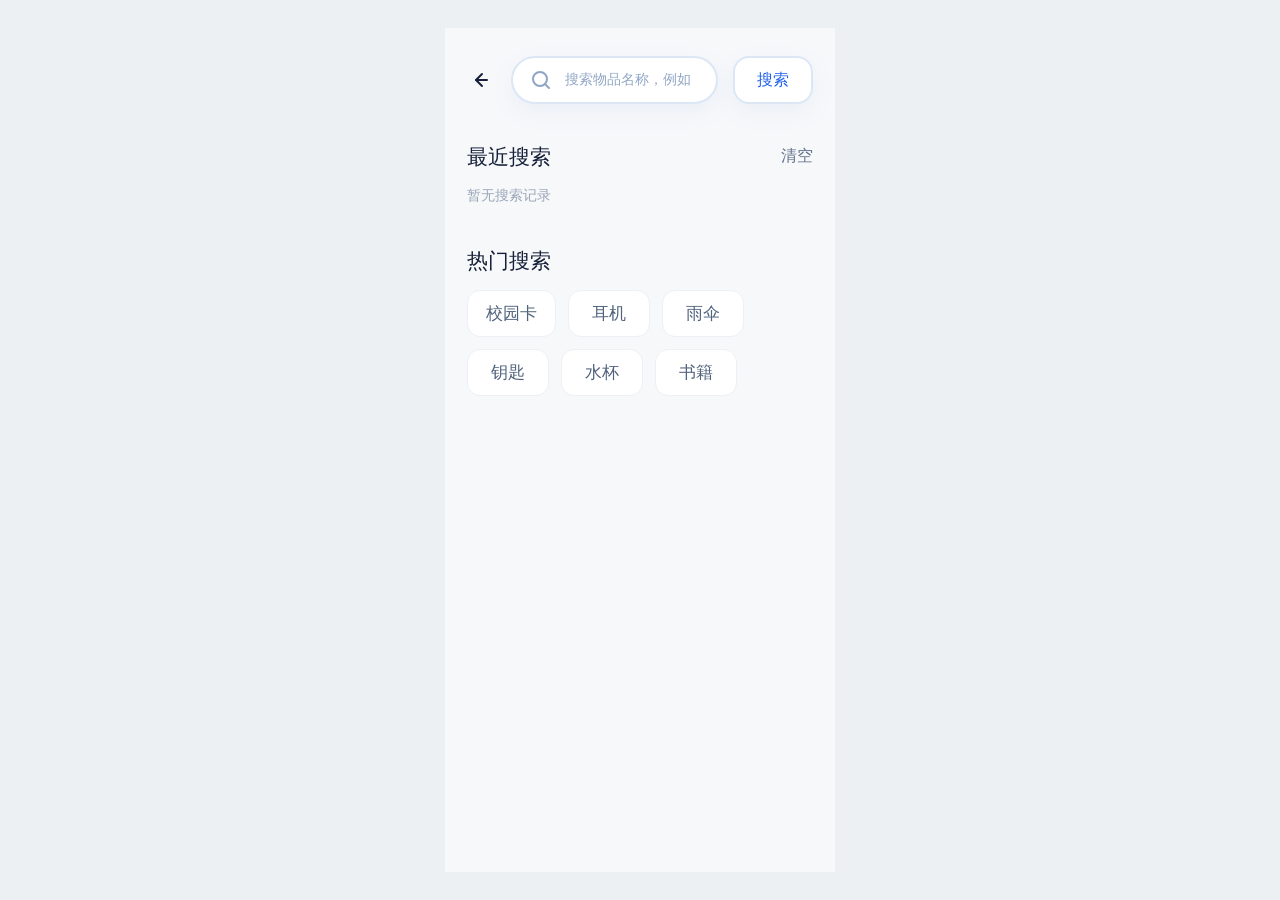
<file: pages/search.html>
<!doctype html>
<html lang="zh-CN">
<head>
  <meta charset="UTF-8">
  <meta name="viewport" content="width=device-width, initial-scale=1.0">
  <title>搜索结果 | 拾光</title>
  <link rel="stylesheet" href="../css/common.css">
  <link rel="stylesheet" href="../css/search.css">
  <link rel="stylesheet" href="../css/design-system.css">
</head>
<body>
  <div class="phone-screen search-screen">
    <header class="site-header compact-header">
      <div class="search-page-title">
        <a class="back-button" href="./search.html" aria-label="返回搜索"><svg viewBox="0 0 24 24"><path d="m15 18-6-6 6-6"/><path d="M9 12h11"/></svg></a>
        <h1>搜索结果</h1>
      </div>
    </header>

    <main class="search-results-shell">
      <div class="search-input-row">
        <a class="search-home-back back-button" href="../index.html" aria-label="返回首页">
          <svg viewBox="0 0 24 24" aria-hidden="true"><path d="m15 18-6-6 6-6"/><path d="M9 12h11"/></svg>
        </a>
        <form class="result-search-row" id="filter-form">
          <label class="result-search-box" for="keyword">
            <svg viewBox="0 0 24 24" aria-hidden="true"><circle cx="11" cy="11" r="7"/><path d="m20 20-4-4"/></svg>
            <input id="keyword" name="keyword" type="search" placeholder="搜索物品名称，例如：校园卡、雨伞">
            <button class="clear-keyword hidden" id="clear-keyword" type="button" aria-label="清空关键词"><svg viewBox="0 0 24 24" aria-hidden="true"><path d="m7 7 10 10M17 7 7 17"/></svg></button>
          </label>
          <button class="search-submit" type="submit">搜索</button>
        </form>
      </div>

      <section class="search-home-state" id="search-home-state" aria-label="搜索建议">
        <div class="search-home-heading">
          <h2>最近搜索</h2>
          <button id="clear-search-history" type="button">清空</button>
        </div>
        <div class="search-history-list" id="search-history-list"></div>

        <div class="search-home-heading popular-heading">
          <h2>热门搜索</h2>
        </div>
        <div class="popular-search-list" id="popular-search-list">
          <button type="button" data-search-term="校园卡">校园卡</button>
          <button type="button" data-search-term="耳机">耳机</button>
          <button type="button" data-search-term="雨伞">雨伞</button>
          <button type="button" data-search-term="钥匙">钥匙</button>
          <button type="button" data-search-term="水杯">水杯</button>
          <button type="button" data-search-term="书籍">书籍</button>
        </div>
      </section>

      <section class="results-heading" id="results-heading">
        <p id="results-summary">正在加载</p>
        <button class="filter-trigger" id="open-filter" type="button">筛选</button>
      </section>

      <section class="item-grid result-grid" id="search-item-grid" aria-live="polite"></section>

      <section class="no-results-state hidden" id="no-results-state" aria-live="polite">
        <div class="no-results-icon" aria-hidden="true">
          <svg viewBox="0 0 24 24"><circle cx="10.5" cy="10.5" r="6.5"/><path d="m16 16 4.5 4.5"/></svg>
        </div>
        <h2>没有找到相关信息</h2>
        <p>试试更换关键词，或减少一些筛选条件。</p>
      </section>

      <section class="search-suggestion" id="search-suggestion">
        <strong>没有找到你的物品？</strong>
        <p>试试更换关键词，或发布一条寻物信息，让更多同学帮你留意。</p>
      </section>
    </main>

    <div class="filter-overlay hidden" id="filter-overlay">
      <div class="filter-scrim" id="filter-scrim"></div>
      <aside class="filter-sheet" role="dialog" aria-modal="true" aria-labelledby="filter-title">
        <div class="sheet-handle" aria-hidden="true"></div>
        <div class="sheet-header">
          <h2 id="filter-title">筛选条件</h2>
          <button class="sheet-close" id="close-filter" type="button" aria-label="关闭筛选">×</button>
        </div>

        <div class="filter-content">
        <fieldset class="chip-group" data-filter-group="sort">
          <legend>排序方式</legend>
          <div class="chip-options">
            <button class="chip active" type="button" data-value="default">默认排序</button>
            <button class="chip" type="button" data-value="newest">发布时间</button>
            <button class="chip" type="button" data-value="views">浏览次数</button>
          </div>
        </fieldset>

        <fieldset class="chip-group" data-filter-group="time">
          <legend>时间范围</legend>
          <div class="chip-options">
            <button class="chip active" type="button" data-value="all">不限</button>
            <button class="chip" type="button" data-value="day">最近一天</button>
            <button class="chip" type="button" data-value="week">最近一周</button>
            <button class="chip" type="button" data-value="half-year">最近半年</button>
          </div>
        </fieldset>

        <fieldset class="chip-group" data-filter-group="type">
          <legend>信息类型</legend>
          <div class="chip-options">
            <button class="chip active" type="button" data-value="all">全部</button>
            <button class="chip" type="button" data-value="found">招领</button>
            <button class="chip" type="button" data-value="lost">寻物</button>
          </div>
        </fieldset>

        <fieldset class="chip-group" data-filter-group="status">
          <legend>信息状态</legend>
          <div class="chip-options">
            <button class="chip active" type="button" data-value="all">全部</button>
            <button class="chip" type="button" data-value="active">进行中</button>
            <button class="chip" type="button" data-value="completed">已完成</button>
          </div>
        </fieldset>

        <fieldset class="chip-group" data-filter-group="location">
          <legend>地点范围</legend>
          <div class="chip-options">
            <button class="chip active" type="button" data-value="all">全部</button>
            <button class="chip" type="button" data-value="图书馆">图书馆</button>
            <button class="chip" type="button" data-value="晋江楼">晋江楼</button>
            <button class="chip" type="button" data-value="教学区">教学区</button>
            <button class="chip" type="button" data-value="学院楼">学院楼</button>
            <button class="chip" type="button" data-value="餐厅">餐厅</button>
            <button class="chip" type="button" data-value="服务与公共设施">服务与公共设施</button>
            <button class="chip" type="button" data-value="体育场馆">体育场馆</button>
            <button class="chip" type="button" data-value="宿舍区">宿舍区</button>
            <button class="chip" type="button" data-value="其他">其他</button>
          </div>
        </fieldset>
        </div>

        <div class="sheet-actions">
          <button class="sheet-reset" id="reset-filters" type="button">重置</button>
          <button class="sheet-confirm" id="confirm-filter" type="button">确定</button>
        </div>
      </aside>
    </div>
  </div>

  <script src="../js/data.js?v=3"></script>
  <script src="../js/card.js?v=3"></script>
  <script src="../js/search.js?v=7"></script>
</body>
</html>
</file>
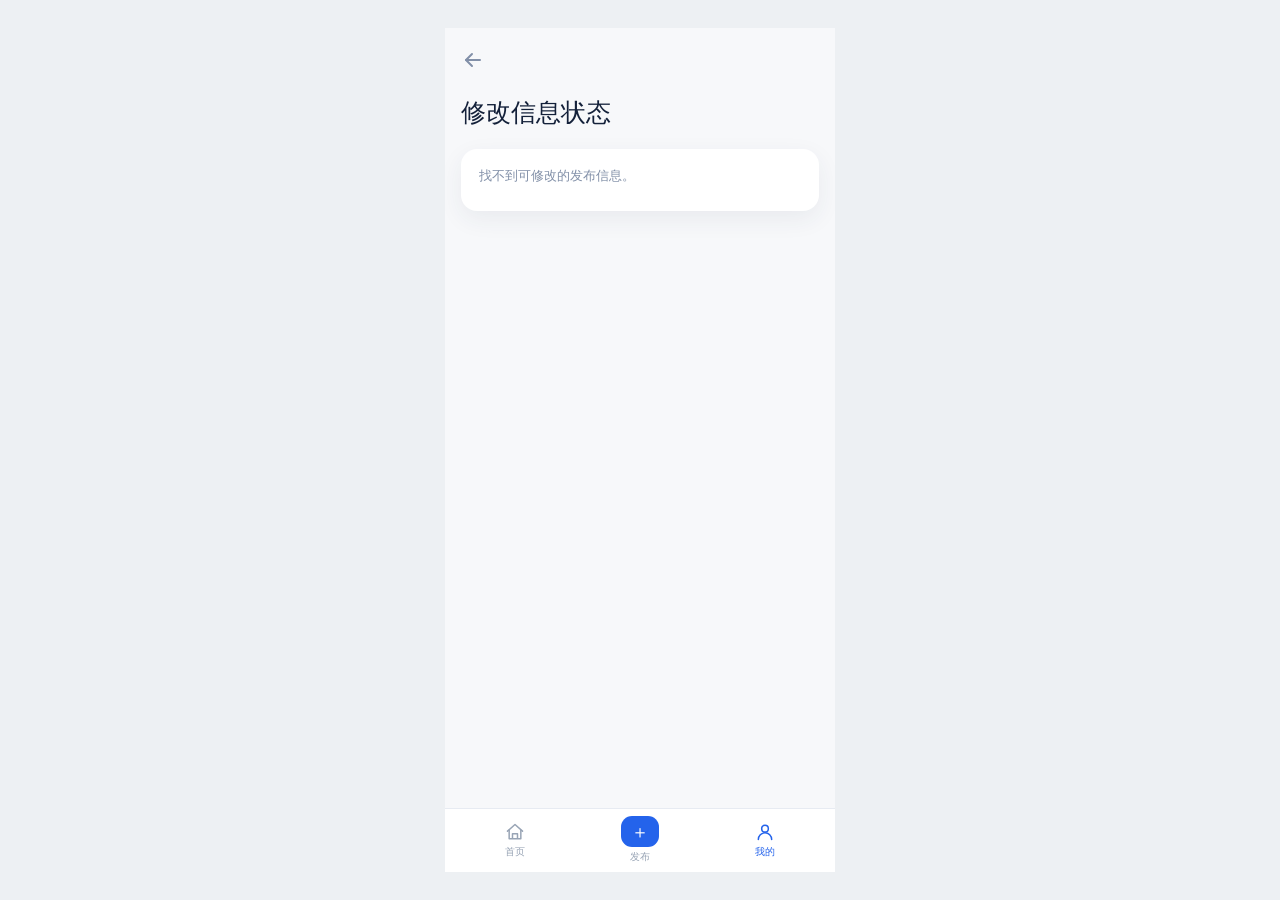
<file: pages/status.html>
<!doctype html>
<html lang="zh-CN">
<head>
  <meta charset="UTF-8">
  <meta name="viewport" content="width=device-width, initial-scale=1.0">
  <title>修改状态 - 校园失物招领</title>
  <link rel="stylesheet" href="../css/common.css">
  <link rel="stylesheet" href="../css/design-system.css">
  <link rel="stylesheet" href="../css/profile.css">
</head>
<body>
  <div class="phone-screen status-screen">
    <main class="status-page" aria-labelledby="status-title"><a class="page-back page-back-icon" href="./my-posts.html" aria-label="返回我的发布" title="返回我的发布"><svg viewBox="0 0 24 24" aria-hidden="true"><path d="M19 12H5"/><path d="m11 6-6 6 6 6"/></svg></a><h1 id="status-title">修改信息状态</h1><div class="status-item" data-status-item><p>正在读取信息...</p></div><form id="status-form"><fieldset><legend>选择最新状态</legend><label><input type="radio" name="status" value="active"><span data-active-label>进行中</span></label><label><input type="radio" name="status" value="completed"><span data-complete-label>已完成</span></label></fieldset><p class="form-message" data-status-message role="alert"></p><button class="primary-button" type="submit">保存状态</button></form></main>
    <nav class="app-bottom-nav" aria-label="底部导航"><a class="bottom-nav-link" href="../index.html"><svg viewBox="0 0 24 24" aria-hidden="true"><path d="m3 11 9-8 9 8"/><path d="M5 10v10h14V10M9 20v-6h6v6"/></svg>首页</a><a class="bottom-nav-link publish-nav" href="./publish.html"><span class="nav-plus" aria-hidden="true">＋</span>发布</a><a class="bottom-nav-link active" href="./profile.html" aria-current="page"><svg viewBox="0 0 24 24" aria-hidden="true"><circle cx="12" cy="8" r="4"/><path d="M4 21a8 8 0 0 1 16 0"/></svg>我的</a></nav>
  </div>
  <script src="../js/data.js"></script>
  <script src="../js/status.js"></script>
</body>
</html>
</file>
<file: css/common.css>
:root {
  --ink: #18302a;
  --muted: #74827d;
  --line: #e4e9e5;
  --paper: #f8faf8;
  --surface: #ffffff;
  --green: #2e6b55;
  --green-dark: #1f4d3d;
  --mint: #e5f1e9;
  --peach: #f8ebe1;
  --lavender: #eceaf6;
  --shadow: 0 16px 40px rgba(33, 63, 52, 0.08);
  color: var(--ink);
  font-family: "Microsoft YaHei", "Noto Sans SC", Arial, sans-serif;
  font-synthesis: none;
}

* { box-sizing: border-box; }
html { scroll-behavior: smooth; }
body { margin: 0; background: var(--paper); color: var(--ink); }
a { color: inherit; text-decoration: none; }
button, input, select { font: inherit; }
button { cursor: pointer; }
.hidden { display: none !important; }
.visually-hidden { border: 0; clip: rect(0 0 0 0); height: 1px; margin: -1px; overflow: hidden; padding: 0; position: absolute; white-space: nowrap; width: 1px; }

.site-header {
  align-items: center;
  background: rgba(248, 250, 248, 0.94);
  border-bottom: 1px solid rgba(228, 233, 229, 0.86);
  display: flex;
  gap: 34px;
  height: 76px;
  padding: 0 clamp(20px, 5vw, 76px);
  position: sticky;
  top: 0;
  z-index: 10;
  backdrop-filter: blur(12px);
}
.brand { align-items: center; display: inline-flex; gap: 10px; min-width: 170px; }
.brand-mark { align-items: center; background: var(--green); border-radius: 12px; color: #fff; display: inline-flex; font-size: 20px; font-weight: 700; height: 38px; justify-content: center; width: 38px; }
.brand strong, .brand small { display: block; }
.brand strong { font-size: 17px; letter-spacing: .08em; }
.brand small { color: var(--muted); font-size: 10px; margin-top: 2px; }
.top-nav { align-items: center; display: flex; gap: 28px; flex: 1; }
.nav-link { color: var(--muted); font-size: 14px; padding: 28px 0 24px; position: relative; }
.nav-link:hover, .nav-link.active { color: var(--green-dark); }
.nav-link.active::after { background: var(--green); border-radius: 4px; bottom: 17px; content: ""; height: 3px; left: 50%; position: absolute; transform: translateX(-50%); width: 18px; }
.header-action { align-items: center; background: var(--green); border-radius: 9px; color: #fff; display: inline-flex; font-size: 13px; gap: 6px; padding: 11px 16px; transition: transform .2s, background .2s; }
.header-action:hover { background: var(--green-dark); transform: translateY(-1px); }
.header-action span { font-size: 18px; line-height: 12px; }
.eyebrow { color: var(--green); font-size: 11px; font-weight: 700; letter-spacing: .2em; margin: 0 0 12px; }
.text-link { color: var(--green); font-size: 13px; font-weight: 700; }
.text-link span { font-size: 18px; margin-left: 5px; }
.section-heading { align-items: end; display: flex; justify-content: space-between; }
.section-heading h2, .results-heading h2 { font-size: 25px; letter-spacing: .02em; margin: 0; }
.item-grid { display: grid; gap: 18px; grid-template-columns: repeat(3, minmax(0, 1fr)); }
.item-card { background: var(--surface); border: 1px solid rgba(228, 233, 229, .9); border-radius: 15px; box-shadow: 0 8px 24px rgba(33, 63, 52, .04); overflow: hidden; transition: box-shadow .2s, transform .2s; }
.item-card:hover { box-shadow: var(--shadow); transform: translateY(-3px); }
.item-card-link { display: block; }
.item-thumb { align-items: center; display: flex; height: 146px; justify-content: center; overflow: hidden; position: relative; }
.item-thumb.mint { background: var(--mint); }
.item-thumb.peach { background: var(--peach); }
.item-thumb.lavender { background: var(--lavender); }
.item-emoji { filter: drop-shadow(0 7px 7px rgba(33, 63, 52, .12)); font-size: 58px; }
.item-type { border-radius: 5px; color: var(--green-dark); font-size: 11px; font-weight: 700; left: 13px; padding: 5px 8px; position: absolute; top: 12px; }
.item-type.lost { background: #f8dcca; color: #97572f; }
.item-type.found { background: #d9eee1; color: #2e6b55; }
.item-body { padding: 15px 16px 17px; }
.item-body h3 { font-size: 16px; margin: 0 0 10px; }
.item-meta { color: var(--muted); display: flex; flex-wrap: wrap; font-size: 12px; gap: 7px 12px; line-height: 1.6; }
.item-meta span { align-items: center; display: inline-flex; gap: 4px; }
.item-footer { align-items: center; border-top: 1px solid var(--line); display: flex; justify-content: space-between; margin-top: 13px; padding-top: 12px; }
.status-pill { border-radius: 999px; color: var(--green); font-size: 11px; font-weight: 700; padding: 5px 9px; }
.status-pill.active { background: #e3f1e8; }
.status-pill.completed { background: #f0f1ef; color: #7a857f; }
.card-arrow { color: var(--green); font-size: 18px; }
.empty-state { color: var(--muted); padding: 56px 20px; text-align: center; }
.site-footer { align-items: center; border-top: 1px solid var(--line); color: var(--muted); display: flex; font-size: 11px; justify-content: space-between; margin-top: 70px; padding: 22px clamp(20px, 5vw, 76px); }
.toast { background: var(--ink); border-radius: 8px; bottom: 26px; color: #fff; font-size: 13px; left: 50%; padding: 11px 18px; position: fixed; transform: translateX(-50%); z-index: 20; }

@media (max-width: 820px) {
  .site-header { gap: 16px; height: 68px; padding: 0 18px; }
  .brand { min-width: auto; }
  .brand small, .header-action { display: none; }
  .top-nav { gap: 18px; justify-content: flex-end; }
  .nav-link { font-size: 12px; padding: 25px 0 21px; }
  .nav-link.active::after { bottom: 14px; }
  .item-grid { grid-template-columns: repeat(2, minmax(0, 1fr)); }
  .site-footer { gap: 8px; margin-top: 44px; padding: 18px; }
}
@media (max-width: 520px) {
  .item-grid { grid-template-columns: 1fr; }
  .site-footer { align-items: flex-start; flex-direction: column; }
}

/* Desktop Chrome presents the Web app inside a phone-sized canvas. */
html { align-items: center; background: #edf0f3; display: flex; justify-content: center; min-height: 100%; }
body { background: #fff; border: 8px solid #292c2d; border-radius: 42px; box-shadow: 0 24px 54px rgba(34, 42, 46, .22); display: flex; flex-direction: column; height: min(960px, calc(100dvh - 56px)); margin: 0; max-width: 480px; overflow: hidden; width: 100%; }
body > main { flex: 1; min-height: 0; overflow-y: auto; }
.site-header { background: #fff; border-bottom: 0; display: block; height: auto; padding: 25px 22px 13px; position: static; }
.brand { display: flex; min-width: 0; }
.brand-mark { display: none; }
.brand strong { font-size: 24px; letter-spacing: 0; }
.brand small { color: #9aa39f; font-size: 11px; margin-top: 7px; }
.top-nav, .header-action { display: none; }
.app-bottom-nav { align-items: center; background: rgba(255, 255, 255, .97); border-top: 1px solid #edf0ef; bottom: 0; display: flex; flex-shrink: 0; justify-content: space-around; padding: 10px 8px 13px; position: relative; z-index: 8; }
.bottom-nav-link { align-items: center; color: #8c9691; display: flex; flex-direction: column; font-size: 10px; gap: 3px; min-width: 58px; }
.bottom-nav-link span { font-size: 18px; line-height: 18px; }
.bottom-nav-link.active { color: #3d7eea; font-weight: 700; }
.site-footer { display: none; }
.item-grid { grid-template-columns: 1fr; }
.item-thumb { display: none; }
.item-card { border: 0; border-radius: 14px; box-shadow: 0 4px 13px rgba(35, 49, 43, .07); }
.item-body { padding: 17px 16px 16px; }
.item-card-head { align-items: flex-start; display: flex; gap: 10px; justify-content: space-between; }
.item-type-inline { border-radius: 5px; display: inline-block; flex: none; font-size: 10px; font-weight: 700; padding: 5px 8px; }
.item-type-inline.lost { background: #fff0c9; color: #bf7c17; }
.item-type-inline.found { background: #e2f2ff; color: #3585c6; }
.item-card-head h3 { font-size: 16px; margin: 0; }
.item-meta { font-size: 11px; margin-top: 10px; }
.item-footer { border-top: 0; margin-top: 5px; padding-top: 0; }
.card-arrow { display: none; }
.status-pill { font-size: 10px; padding: 4px 8px; }

@media (max-width: 540px) {
  html { display: block; }
  body { border: 0; border-radius: 0; box-shadow: none; height: auto; margin: 0; max-width: none; min-height: 100vh; }
}

/* Reference prototype skin: compact blue and white mobile information board. */
.status-bar { align-items: center; color: #17213a; display: flex; font-size: 12px; font-weight: 700; justify-content: space-between; margin-bottom: 24px; }
.status-symbols { color: #17213a; font-size: 12px; letter-spacing: 1px; }
.site-header { padding-bottom: 12px; }
.brand strong { color: #17213a; font-size: 28px; font-weight: 800; }
.brand small { color: #8290a8; font-size: 14px; margin-top: 6px; }
.home-shell, .search-shell, .detail-shell { background: #f7f8fa; }
.hero-panel { padding-top: 8px; }
.hero-search { border-color: #dce2ec; border-radius: 17px; padding: 4px 5px 4px 14px; }
.search-icon { color: #7b879e; font-size: 26px; }
.hero-search input { color: #17213a; font-size: 14px; padding: 12px 5px; }
.hero-search input::placeholder { color: #8490a5; }
.hero-search button { background: #315bd8; border-radius: 16px; font-size: 15px; font-weight: 700; min-width: 82px; padding: 13px 10px; }
.item-card { background: #fff; border-radius: 19px; box-shadow: 0 8px 22px rgba(52, 63, 89, .07); margin-bottom: 0; }
.item-card-link { display: grid; grid-template-columns: 130px minmax(0, 1fr); }
.item-thumb { align-self: center; border-radius: 16px; display: flex; height: 96px; margin: 0 0 0 16px; width: 98px; }
.item-thumb .item-type { display: none; }
.item-emoji { color: #3563dd; font-size: 30px; }
.item-emoji svg { fill: none; height: 34px; stroke: currentColor; stroke-linecap: round; stroke-linejoin: round; stroke-width: 1.8; width: 34px; }
.item-thumb.icon-blue { background: #edf1ff; color: #315bd8; }
.item-thumb.icon-gray { background: #f0f2f5; color: #35415a; }
.item-thumb.icon-purple { background: #f1edff; color: #7656d5; }
.item-thumb.icon-cyan { background: #e6f6fb; color: #315bd8; }
.item-card-head h3 { color: #182238; font-size: 18px; font-weight: 800; }
.item-body { min-width: 0; padding: 17px 16px 14px 6px; }
.item-type-inline { border-radius: 999px; font-size: 12px; padding: 6px 11px; }
.item-type-inline.lost { background: #eaf0ff; color: #315bd8; }
.item-type-inline.found { background: #e5f8ef; color: #159a67; }
.item-meta { color: #8290a8; font-size: 13px; gap: 0 14px; margin-top: 9px; }
.item-meta span + span::before { color: #a5afbd; content: "·"; margin-right: 14px; }
.item-footer { margin-top: 8px; }
.status-pill { font-size: 12px; font-weight: 700; padding: 5px 10px; }
.status-pill.active { background: #fff1d8; color: #ff9a00; }
.status-pill.completed { background: #e1f7eb; color: #129966; }
.view-count { align-items: center; color: #9aa6b8; display: inline-flex; font-size: 12px; gap: 4px; }
.view-count svg { fill: none; height: 14px; stroke: currentColor; stroke-linecap: round; stroke-linejoin: round; stroke-width: 1.7; width: 14px; }

/* Final frameless canvas overrides. Keep the original 390 x 844 page size. */
html { background: #edf0f3; }
body {
  width: 390px;
  max-width: calc(100vw - 32px);
  height: min(844px, calc(100dvh - 32px));
  min-height: 0;
  margin: 16px auto;
  border: 0;
  border-radius: 0;
  box-shadow: none;
  background: #fff;
}
body:has(.phone-screen) { background: #fff; }
.phone-screen { border-radius: 0; }
.status-bar { display: none !important; }

@media (max-width: 540px) {
  html { background: #fff; }
  body { width: 100%; max-width: none; height: 100dvh; margin: 0; }
}
</file>
<file: css/home.css>
.home-shell { margin: 0 auto; max-width: 1240px; padding: 54px clamp(20px, 5vw, 76px) 0; }
.hero-panel { background: #e7f0e8; border-radius: 24px; display: grid; grid-template-columns: 1.08fr .92fr; min-height: 350px; overflow: hidden; padding: 52px clamp(26px, 5vw, 66px); }
.hero-copy h1 { font-size: clamp(32px, 4vw, 54px); letter-spacing: -.02em; line-height: 1.2; margin: 0; }
.hero-copy h1 em { color: var(--green); font-style: normal; }
.hero-description { color: #657870; font-size: 14px; line-height: 1.8; margin: 19px 0 24px; max-width: 420px; }
.hero-search { align-items: center; background: #fff; border: 1px solid rgba(46, 107, 85, .08); border-radius: 10px; display: flex; max-width: 495px; padding: 5px; }
.search-icon { color: var(--green); font-size: 24px; line-height: 1; padding: 0 7px; }
.hero-search input { border: 0; color: var(--ink); flex: 1; font-size: 13px; min-width: 0; outline: 0; padding: 12px 4px; }
.hero-search button { background: var(--green); border: 0; border-radius: 7px; color: #fff; font-size: 12px; padding: 12px 17px; }
.quick-tags { align-items: center; color: #7c8983; display: flex; flex-wrap: wrap; font-size: 11px; gap: 9px; margin-top: 13px; }
.quick-tags a { background: rgba(255, 255, 255, .7); border-radius: 999px; color: var(--green); padding: 5px 9px; }
.hero-art { min-height: 240px; position: relative; }
.art-card { border-radius: 18px; box-shadow: 0 17px 30px rgba(33, 63, 52, .12); position: absolute; }
.art-card-back { background: #f4d8c7; height: 160px; right: 28px; top: 38px; transform: rotate(8deg); width: 220px; }
.art-card-main { align-items: flex-start; background: #fff; display: flex; flex-direction: column; height: 220px; justify-content: flex-end; padding: 20px; right: 60px; top: 3px; transform: rotate(-4deg); width: 205px; }
.art-card-main strong { font-size: 14px; margin-top: 10px; }
.art-card-main > span:last-child { color: var(--muted); font-size: 10px; margin-top: 5px; }
.art-badge { background: #e2f0e6; border-radius: 999px; color: var(--green); font-size: 9px; padding: 5px 8px; position: absolute; right: 14px; top: 14px; }
.art-object { align-items: center; background: #ebf4ee; border-radius: 14px; display: flex; font-size: 62px; height: 115px; justify-content: center; width: 100%; }
.art-note { background: #fff4df; border-radius: 10px; bottom: 4px; color: #806745; font-size: 11px; line-height: 1.6; padding: 10px 13px; position: absolute; right: 6px; transform: rotate(5deg); }
.art-note b { color: #bf7547; font-size: 15px; }
.section-heading { margin-top: 57px; }
.board-toolbar { align-items: center; display: flex; justify-content: space-between; margin: 23px 0 18px; }
.segmented-control { background: #edf2ee; border-radius: 8px; display: inline-flex; padding: 4px; }
.segment { background: transparent; border: 0; border-radius: 6px; color: var(--muted); font-size: 12px; padding: 9px 17px; }
.segment.active { background: #fff; box-shadow: 0 3px 8px rgba(33, 63, 52, .08); color: var(--green-dark); font-weight: 700; }
.result-count { color: var(--muted); font-size: 12px; }
@media (max-width: 720px) {
  .home-shell { padding-top: 24px; }
  .hero-panel { grid-template-columns: 1fr; padding: 34px 24px 12px; }
  .hero-art { margin-top: 15px; min-height: 225px; }
  .art-card-main { right: calc(50% - 102px); }
  .art-card-back { right: calc(50% - 112px); }
  .art-note { right: calc(50% - 152px); }
}

/* Phone canvas layout */
.home-shell { background: #f6f7f8; margin: 0; max-width: none; padding: 0 22px 20px; width: 100%; }
.hero-panel { background: #fff; border-radius: 0; display: block; min-height: 0; padding: 8px 0 17px; }
.hero-copy h1 { font-size: 25px; letter-spacing: 0; line-height: 1.4; }
.hero-copy h1 em { color: var(--ink); }
.hero-copy h1 { color: #9aa39f; font-size: 12px; font-weight: 400; line-height: 1.5; margin: 0 0 17px; }
.hero-copy h1 em { color: inherit; }
.hero-description { color: #9aa39f; font-size: 11px; margin: 0 0 17px; }
.hero-search { background: #fff; border: 1px solid #e0e3e6; border-radius: 9px; max-width: none; padding: 3px 4px 3px 10px; }
.hero-search input { font-size: 13px; padding: 10px 4px; }
.hero-search button { background: #4385ed; border-radius: 8px; font-size: 12px; padding: 10px 14px; }
.quick-tags, .hero-art { display: none; }
.section-heading { display: none; }
.board-toolbar { margin: 0 0 12px; padding-top: 13px; }
.segmented-control { background: transparent; gap: 8px; padding: 0; }
.segment { border-radius: 999px; font-size: 11px; padding: 7px 12px; }
.segment.active { background: #e7f0ff; box-shadow: none; color: #3977dc; }
.result-count { font-size: 10px; }
.empty-state { background: #fff; }

/* Match the prototype's latest-message section and segmented tabs. */
.section-heading { align-items: baseline; display: flex; margin: 0; padding: 0 0 15px; }
.section-heading h2 { color: #182238; font-size: 22px; font-weight: 800; }
.section-heading .text-link { color: #8490a5; font-size: 13px; font-weight: 400; }
.board-toolbar { background: #edf2ff; border-radius: 16px; margin: 10px 0 18px; padding: 5px; }
.segmented-control { display: grid; gap: 5px; grid-template-columns: repeat(3, 1fr); width: 100%; }
.segment { color: #7d899f; font-size: 14px; font-weight: 500; padding: 10px 7px; }
.segment.active { background: #fff; border-radius: 12px; box-shadow: 0 4px 10px rgba(59, 87, 168, .08); color: #315bd8; }
.result-count { font-size: 11px; padding-right: 8px; }
.home-shell .result-count { display: none; }
.home-shell .item-grid { gap: 16px; }
.category-toolbar { isolation: isolate; margin: 0 0 18px; min-width: 0; position: relative; }
.category-scroll {
  align-items: center;
  display: flex;
  gap: 4px;
  margin: 0 -2px;
  min-width: 0;
  overflow-x: auto;
  overscroll-behavior-x: contain;
  padding: 2px 56px 2px 2px;
  position: relative;
  scrollbar-width: none;
  z-index: 1;
  -webkit-overflow-scrolling: touch;
}
.category-scroll::-webkit-scrollbar { display: none; }
.category-toolbar::before,
.category-toolbar::after {
  opacity: 0;
  pointer-events: none;
  position: absolute;
  top: 0;
  transition: opacity .2s ease;
  z-index: 2;
}
.category-toolbar::before,
.category-toolbar::after {
  background: linear-gradient(90deg, rgba(246, 249, 253, 0), rgba(246, 249, 253, .92));
  content: "";
  height: 100%;
  width: 46px;
  z-index: 4;
}
.category-toolbar::before {
  background: linear-gradient(90deg, rgba(246, 249, 253, .92), rgba(246, 249, 253, 0));
  left: 0;
}
.category-toolbar::after {
  background: linear-gradient(90deg, rgba(246, 249, 253, 0), rgba(246, 249, 253, .92));
  right: 0;
}
.category-toolbar.is-scrolled::before,
.category-toolbar.has-more::after { opacity: 1; }
.category-scroll-cue {
  align-items: center;
  background: #e7f0ff;
  border: 0;
  border-radius: 50%;
  color: #6f9cea;
  display: grid;
  font-size: 22px;
  font-weight: 600;
  height: 34px;
  justify-content: center;
  line-height: 1;
  padding: 0 0 2px 1px;
  position: absolute;
  right: 3px;
  top: 2px;
  width: 34px;
  box-shadow: 0 2px 8px rgba(91, 139, 202, .08);
  z-index: 5;
}
.category-scroll-back {
  align-items: center;
  background: #e7f0ff;
  border: 0;
  border-radius: 50%;
  color: #6f9cea;
  display: grid;
  font-size: 22px;
  font-weight: 600;
  height: 34px;
  justify-content: center;
  left: 3px;
  line-height: 1;
  padding: 0 1px 2px 0;
  position: absolute;
  top: 2px;
  width: 34px;
  box-shadow: 0 2px 8px rgba(91, 139, 202, .08);
  z-index: 5;
}
.category-scroll-back:hover { background: #dbe9ff; }
.category-scroll-back:focus-visible { outline: 2px solid #6f9cea; outline-offset: 2px; }
.category-scroll-back[hidden] { display: none; }
.category-scroll-cue[hidden] { display: none; }
.category-scroll-cue:hover { background: #dbe9ff; }
.category-scroll-cue:focus-visible { outline: 2px solid #6f9cea; outline-offset: 2px; }
.category-filter {
  background: transparent;
  border: 0;
  border-radius: 999px;
  color: #7d899f;
  flex: 0 0 auto;
  font-size: 12px;
  font-weight: 500;
  line-height: 20px;
  padding: 7px 10px;
  white-space: nowrap;
}
.category-filter.active {
  background: #e7f0ff;
  color: #315bd8;
  font-weight: 700;
}
body:has(.phone-screen) { background: #292c2d; }
.phone-screen { background: #fff; border-radius: 34px; display: flex; flex: 1; flex-direction: column; min-height: 0; overflow: hidden; }
.phone-screen > .home-shell { flex: 1; min-height: 0; overflow-y: auto; scrollbar-width: none; }
.phone-screen > .home-shell::-webkit-scrollbar { display: none; }

@media (max-width: 540px) {
  body:has(.phone-screen) { height: 100dvh; min-height: 0; }
  .phone-screen { border-radius: 0; min-height: 0; }
  .phone-screen .brand small { display: block; }
}

/* Home hero artwork: keep the supplied banner at its natural aspect ratio. */
body.home-page .site-header { display: none; }
body.home-page .hero-panel {
  background: transparent;
  padding: 0 0 9px;
}
body.home-page .hero-banner-art {
  background: #d9edfb;
  aspect-ratio: 1744 / 552;
  height: auto;
  min-height: 0;
  overflow: hidden;
  position: relative;
  width: 100%;
}
body.home-page .hero-banner-art img {
  display: block;
  height: 100%;
  object-fit: fill;
  object-position: center top;
  transform: none;
  width: 100%;
}
body.home-page .hero-banner-art::after {
  display: none;
  bottom: 0;
  content: "";
  height: 32px;
  left: 0;
  pointer-events: none;
  position: absolute;
  right: 0;
  z-index: 2;
}
body.home-page .hero-copy {
  padding: 0 6px;
}
body.home-page .hero-copy h1,
body.home-page .quick-tags,
body.home-page .hero-art {
  display: none;
}
body.home-page .hero-search {
  align-items: center;
  border: 2px solid #dce7f6;
  border-radius: 999px;
  box-shadow: 0 8px 22px rgba(91, 139, 202, .08);
  margin: -1px 6px 0;
  min-height: 48px;
  padding: 3px 16px;
}
body.home-page .hero-search .search-icon {
  color: #8fa5c4;
  flex: 0 0 auto;
  height: 24px;
  padding: 0;
  width: 24px;
}
body.home-page .hero-search input {
  color: #4f6b91;
  font-size: 14px;
  line-height: 1.4;
  padding: 5px 10px;
}
body.home-page .hero-search input::placeholder {
  color: #91a7c5;
  opacity: 1;
}
body.home-page .hero-search button {
  display: none;
}
body.home-page .board-toolbar {
  margin-top: 2px;
}

/* Keep the hero, search area, filters and list on one soft blue-white canvas. */
body.home-page .home-shell {
  background: linear-gradient(180deg, #edf7ff 0%, #f7fbff 26%, #f5f8fc 55%, #f6f7f8 100%);
}
body.home-page .hero-copy {
  background: transparent;
  margin-top: 0;
  padding-bottom: 10px;
  padding-top: 10px;
  position: relative;
  z-index: 3;
}
body.home-page .hero-copy::before {
  display: none;
  background: linear-gradient(180deg, rgba(237, 248, 255, .95), rgba(248, 251, 255, .86));
  content: "";
  height: 42px;
  left: 0;
  pointer-events: none;
  position: absolute;
  right: 0;
  top: -18px;
  z-index: 0;
}
body.home-page .hero-search {
  position: relative;
  z-index: 1;
}
body.home-page .board-toolbar {
  background: rgba(232, 240, 253, .84);
}
body.home-page .category-toolbar {
  background: transparent;
}
</file>
<file: css/design-system.css>
:root {
  --ui-blue: #2463eb;
  --ui-blue-soft: #eef3ff;
  --ui-green: #10a56f;
  --ui-green-soft: #e9f8f1;
  --ui-orange: #f59e0b;
  --ui-orange-soft: #fff3d9;
  --ui-ink: #14213a;
  --ui-text: #34445f;
  --ui-muted: #8290a8;
  --ui-line: #e7ebf2;
  --ui-page: #f7f8fa;
  --ui-white: #fff;
  --ui-radius: 16px;
  --ui-card-shadow: 0 8px 24px rgba(39, 55, 86, .07);
  font-family: Inter, "PingFang SC", "Microsoft YaHei", system-ui, sans-serif;
  color: var(--ui-ink);
}

html { min-height: 100%; background: #edf0f3; }
body {
  width: 390px;
  max-width: calc(100vw - 32px);
  height: min(844px, calc(100dvh - 32px));
  min-height: 0;
  margin: 16px auto;
  border: 9px solid #282c2f;
  border-radius: 42px;
  background: var(--ui-white);
  box-shadow: 0 24px 56px rgba(26, 35, 48, .2);
  overflow: hidden;
}

.phone-screen {
  width: 100%;
  height: 100%;
  min-height: 0;
  border-radius: 33px;
  overflow: hidden;
}

/* Pages keep native scrolling while presenting the clean Figma canvas. */
.phone-screen > main,
.search-results-shell,
.detail-shell,
.filter-content {
  -ms-overflow-style: none;
  scrollbar-width: none;
  -webkit-overflow-scrolling: touch;
}
.phone-screen > main::-webkit-scrollbar,
.search-results-shell::-webkit-scrollbar,
.detail-shell::-webkit-scrollbar,
.filter-content::-webkit-scrollbar {
  display: none;
  width: 0;
  height: 0;
}

button, input, select, textarea { font-family: inherit; letter-spacing: 0; }
button { border: 0; }
button, a { -webkit-tap-highlight-color: transparent; }
button:focus-visible, a:focus-visible, input:focus-visible, select:focus-visible {
  outline: 3px solid rgba(36, 99, 235, .2);
  outline-offset: 2px;
}
.hero-search input:focus-visible,
.result-search-box input:focus-visible {
  outline: 0;
  outline-offset: 0;
}

.status-bar {
  height: 22px;
  margin: 0 0 19px;
  color: var(--ui-ink);
  font-size: 12px;
  font-weight: 800;
}
.status-icons { align-items: center; display: flex; gap: 3px; height: 16px; }
.status-icons > i { background: var(--ui-ink); border-radius: 1px; display: block; width: 3px; }
.status-icons > i:nth-child(1) { height: 5px; }
.status-icons > i:nth-child(2) { height: 8px; }
.status-icons > i:nth-child(3) { height: 11px; }
.status-icons > svg { fill: none; height: 15px; margin-left: 3px; stroke: var(--ui-ink); stroke-linecap: round; stroke-width: 2; width: 15px; }
.status-icons .battery { border: 1.6px solid var(--ui-ink); border-radius: 3px; height: 9px; margin-left: 3px; position: relative; width: 17px; }
.status-icons .battery::before { background: var(--ui-ink); border-radius: 1px; content: ""; inset: 2px; position: absolute; }
.status-icons .battery::after { background: var(--ui-ink); border-radius: 0 1px 1px 0; content: ""; height: 4px; position: absolute; right: -4px; top: 1px; width: 2px; }

.site-header { background: var(--ui-white); padding: 19px 20px 13px; }
.brand strong { color: var(--ui-ink); font-size: 27px; font-weight: 800; line-height: 1.2; }
.brand small { color: var(--ui-muted); font-size: 12px; line-height: 1.45; margin-top: 5px; }

.home-shell { background: var(--ui-page); padding: 0 16px 18px; }
.phone-screen > .home-shell { flex: 1 1 auto; min-height: 0; overflow-y: auto; }
.hero-panel { background: var(--ui-white); margin: 0 -16px; padding: 6px 16px 14px; }
.hero-search { border: 1px solid #dbe2ee; border-radius: 14px; height: 46px; padding: 3px 4px 3px 13px; }
.hero-search .search-icon { fill: none; flex: 0 0 auto; height: 20px; padding: 0; stroke: var(--ui-muted); stroke-linecap: round; stroke-width: 2; width: 20px; }
.hero-search input { color: var(--ui-ink); font-size: 13px; padding: 8px; }
.hero-search button { background: var(--ui-blue); border-radius: 11px; font-size: 13px; font-weight: 700; height: 36px; min-width: 72px; padding: 0 12px; }
.board-toolbar { background: #edf1f8; border-radius: 14px; margin: 10px 0 17px; padding: 4px; }
.segmented-control { gap: 4px; }
.segment { color: var(--ui-muted); font-size: 13px; height: 34px; padding: 0 10px; }
.segment.active { border-radius: 10px; color: var(--ui-blue); }
.section-heading { padding-bottom: 12px; }
.section-heading h2 { color: var(--ui-ink); font-size: 19px; }
.section-heading .text-link { color: var(--ui-muted); font-size: 11px; }
.home-shell .item-grid { gap: 12px; }

.item-card { background: var(--ui-white); border-radius: var(--ui-radius); box-shadow: var(--ui-card-shadow); overflow: hidden; }
.item-card:hover { box-shadow: var(--ui-card-shadow); transform: none; }
.item-card-link { display: grid; grid-template-columns: 104px minmax(0, 1fr); min-height: 112px; }
.item-thumb { align-self: center; border-radius: 13px; display: flex; height: 84px; margin-left: 12px; width: 84px; }
.item-thumb-image { display: block; height: 100%; object-fit: cover; width: 100%; }
.item-emoji svg { fill: none; height: 30px; stroke: currentColor; stroke-linecap: round; stroke-linejoin: round; stroke-width: 1.8; width: 30px; }
.item-thumb .item-emoji .default-item-cube {
  display: block;
  height: 34px;
  width: 34px;
  color: var(--ui-blue);
  fill: none;
  stroke: currentColor;
  stroke-linecap: round;
  stroke-linejoin: round;
  stroke-width: 2.2;
}
.item-body { padding: 15px 14px 12px 0; }
.item-card-head { gap: 8px; }
.item-card-head h3 { color: var(--ui-ink); font-size: 16px; line-height: 1.35; }
.item-type-inline { border-radius: 999px; font-size: 10px; padding: 5px 8px; }
.item-type-inline.lost { background: var(--ui-blue-soft); color: var(--ui-blue); }
.item-type-inline.found { background: var(--ui-green-soft); color: var(--ui-green); }
.item-meta { color: var(--ui-muted); flex-wrap: nowrap; font-size: 11px; gap: 0 8px; margin-top: 8px; white-space: nowrap; }
.item-meta span + span::before { margin-right: 8px; }
.item-footer { margin-top: 7px; }
.status-pill { border-radius: 999px; font-size: 10px; padding: 4px 8px; }
.status-pill.active { background: var(--ui-orange-soft); color: var(--ui-orange); }
.status-pill.completed { background: var(--ui-green-soft); color: var(--ui-green); }
.view-count { color: #9da9ba; font-size: 10px; }

.app-bottom-nav { background: rgba(255, 255, 255, .98); border-top: 1px solid var(--ui-line); flex: 0 0 64px; padding: 7px 8px 8px; }
.bottom-nav-link { color: #98a4b5; font-size: 10px; gap: 3px; }
.bottom-nav-link svg { fill: none; height: 20px; stroke: currentColor; stroke-linecap: round; stroke-linejoin: round; stroke-width: 1.8; width: 20px; }
.bottom-nav-link.active { color: var(--ui-blue); }
.nav-plus { align-items: center; background: var(--ui-blue); border-radius: 11px; color: #fff; display: flex; font-size: 24px; height: 31px; justify-content: center; line-height: 1; width: 38px; }

.back-button { align-items: center; display: flex; height: 32px; width: 32px; }
.back-button svg, .detail-back svg { fill: none; height: 24px; stroke: currentColor; stroke-linecap: round; stroke-linejoin: round; stroke-width: 2; width: 24px; }
.result-search-box > svg { fill: none; flex: 0 0 auto; height: 21px; stroke: var(--ui-muted); stroke-linecap: round; stroke-width: 2; width: 21px; }
.result-search-box input[type="search"]::-webkit-search-cancel-button,
.result-search-box input[type="search"]::-webkit-search-decoration {
  -webkit-appearance: none;
  appearance: none;
}
.clear-keyword { align-items: center; background: transparent; color: #a7b2c3; display: flex; flex: 0 0 28px; height: 28px; justify-content: center; padding: 0; }
.clear-keyword svg { fill: none; height: 18px; stroke: currentColor; stroke-linecap: round; stroke-width: 2.2; width: 18px; }
.result-search-box { border-radius: 14px; height: 48px; }
.search-submit { background: var(--ui-blue); border-radius: 13px; height: 48px; }
.filter-trigger { border: 0; }
.filter-sheet { border-radius: 24px 24px 0 0; display: flex; flex-direction: column; height: 84%; max-height: none; overflow: hidden; }
.filter-content { flex: 1 1 auto; min-height: 0; overflow-y: auto; scrollbar-width: none; }
.filter-content::-webkit-scrollbar { display: none; }
.filter-sheet .sheet-actions { background: #fff; flex: 0 0 auto; margin-top: 18px; }
.filter-sheet .sheet-header h2 { font-size: 21px; }
.filter-sheet .chip-group { margin-top: 19px; }
.filter-sheet .chip-group legend { font-size: 18px; margin-bottom: 11px; }
.filter-sheet .chip { font-size: 14px; padding: 8px 12px; }
.filter-sheet .chip-options { gap: 8px; }
.filter-sheet .sheet-actions button { font-size: 16px; height: 48px; }
.chip { border: 0; }

@media (max-width: 540px) {
  html { background: var(--ui-white); }
  body { border: 0; border-radius: 0; box-shadow: none; height: 100dvh; margin: 0; max-width: none; width: 100%; }
  .phone-screen { border-radius: 0; }
}

/* The app uses a plain web canvas; the phone frame and simulated status bar are removed. */
html { background: #edf0f3; }
body {
  width: 390px;
  max-width: calc(100vw - 32px);
  height: min(844px, calc(100dvh - 32px));
  min-height: 0;
  margin: 16px auto;
  border: 0;
  border-radius: 0;
  box-shadow: none;
  background: var(--ui-white);
}
.phone-screen { border-radius: 0; }
.status-bar { display: none !important; }

@media (max-width: 540px) {
  html { background: var(--ui-white); }
  body { width: 100%; max-width: none; height: 100dvh; margin: 0; }
}
</file>
<file: css/profile.css>
.profile-screen,
.my-posts-screen,
.status-screen {
  display: flex;
  flex-direction: column;
  min-height: 0;
  height: 100%;
  overflow: hidden;
  background: var(--ui-page);
}

/* Keep the profile page light and airy while preserving its existing cards. */
.profile-screen:has(.profile-page) {
  background: #eaf4ff;
}

.profile-page,
.my-posts-page,
.status-page,
.browse-history-page,
.contact-page {
  flex: 1 1 auto;
  width: auto;
  min-height: 0;
  margin: 0;
  padding: 20px 16px 24px;
  overflow-y: auto;
}

.profile-page {
  background-color: #f5f9fd;
  background-image:
    linear-gradient(
      180deg,
      #cfe8ff 0,
      #e4f3ff 190px,
      rgba(244, 249, 254, 0.98) 390px,
      #f7f9fc 100%
    ),
    linear-gradient(125deg, rgba(255, 255, 255, 0.34), transparent 48%);
  background-repeat: no-repeat;
  background-size: 100% 100%, 150% 260px;
  background-position: 0 0, 60% 0;
}

.profile-page .profile-header {
  display: flex;
  align-items: center;
  gap: 14px;
  margin-bottom: 24px;
}

.profile-page .profile-avatar {
  display: grid;
  place-items: center;
  width: 70px;
  height: 70px;
  border-radius: 50%;
  color: var(--ui-blue);
  background: var(--ui-blue-soft);
  font-size: 28px;
  font-weight: 800;
}

.profile-page .profile-header h1,
.profile-page .profile-header p {
  margin: 0;
}

.profile-page .profile-header p {
  display: flex;
  flex-wrap: wrap;
  gap: 0 4px;
  margin-top: 5px;
  color: var(--ui-muted);
  font-size: 13px;
}

.profile-page .profile-stats {
  display: grid;
  grid-template-columns: repeat(3, 1fr);
  margin-bottom: 24px;
  padding: 18px 8px;
  border-radius: var(--ui-radius);
  background: var(--ui-card, #fff);
}

.profile-page .profile-stats div {
  display: grid;
  gap: 5px;
  text-align: center;
}

.profile-page .profile-stats strong {
  color: var(--ui-ink);
  font-size: 24px;
}

.profile-page .profile-stats span,
.profile-page .profile-shortcuts small {
  color: var(--ui-muted);
  font-size: 12px;
}

.profile-page .profile-shortcuts {
  display: grid;
  grid-template-columns: repeat(4, 1fr);
  gap: 8px;
  margin-bottom: 26px;
}

.profile-page .profile-shortcuts a {
  display: grid;
  justify-items: center;
  gap: 6px;
  min-height: 105px;
  padding: 13px 3px;
  border-radius: var(--ui-radius);
  color: var(--ui-ink);
  background: var(--ui-card, #fff);
  box-shadow: var(--ui-card-shadow, 0 6px 18px rgba(36, 68, 123, .08));
  text-decoration: none;
}

.profile-page .profile-shortcuts strong {
  font-size: 12px;
  white-space: nowrap;
}

.profile-page .shortcut-icon {
  color: var(--ui-blue);
}

.profile-page .shortcut-icon svg {
  width: 25px;
  height: 25px;
  fill: none;
  stroke: currentColor;
  stroke-linecap: round;
  stroke-linejoin: round;
  stroke-width: 1.8;
}

.profile-page .profile-section-heading,
.my-posts-page .profile-section-heading {
  display: flex;
  align-items: center;
  justify-content: space-between;
  margin-bottom: 14px;
}

.profile-page .profile-section-heading h1,
.profile-page .profile-section-heading h2,
.my-posts-page .profile-section-heading h1 {
  margin: 0;
  color: var(--ui-ink);
  font-size: 22px;
}

.profile-page .profile-section-heading a,
.my-posts-page .profile-section-heading a {
  color: var(--ui-blue);
  font-size: 13px;
  text-decoration: none;
}

.profile-page .profile-list,
.my-posts-page .profile-list {
  display: grid;
  gap: 12px;
}

.profile-page .post-card,
.my-posts-page .post-card {
  position: relative;
  display: flex;
  align-items: center;
  gap: 13px;
  min-height: 112px;
  padding: 14px 12px;
  border-radius: var(--ui-radius);
  background: var(--ui-card, #fff);
  box-shadow: var(--ui-card-shadow, 0 6px 18px rgba(36, 68, 123, .08));
}

.profile-page .post-icon,
.my-posts-page .post-icon {
  display: grid;
  flex: 0 0 84px;
  place-items: center;
  width: 84px;
  height: 84px;
  min-width: 84px;
  max-width: 84px;
  max-height: 84px;
  overflow: hidden;
  box-sizing: border-box;
  border-radius: 13px;
  color: var(--ui-blue);
  background: var(--ui-blue-soft);
}

.profile-page .post-detail-link,
.my-posts-page .post-detail-link {
  display: flex;
  align-items: center;
  min-width: 0;
  flex: 1;
  gap: 12px;
  color: inherit;
  text-decoration: none;
}

.profile-page .post-icon svg,
.my-posts-page .post-icon svg {
  width: 30px;
  height: 30px;
  fill: none;
  stroke: currentColor;
  stroke-linecap: round;
  stroke-linejoin: round;
  stroke-width: 1.8;
}

.profile-page .post-icon .default-item-cube,
.my-posts-page .post-icon .default-item-cube {
  width: 36px;
  height: 36px;
  color: var(--ui-blue);
  stroke-width: 2.2;
}

.profile-page .post-icon-image,
.my-posts-page .post-icon-image {
  display: block;
  width: 100%;
  height: 100%;
  max-width: 100%;
  max-height: 100%;
  border-radius: inherit;
  object-fit: cover;
}

.profile-page .post-copy,
.my-posts-page .post-copy {
  min-width: 0;
  flex: 1;
}

.profile-page .post-meta,
.my-posts-page .post-meta {
  display: flex;
  gap: 8px;
  margin-bottom: 8px;
  color: var(--ui-blue);
  font-size: 11px;
}

.profile-page .post-meta strong,
.my-posts-page .post-meta strong {
  font-weight: 700;
}

.profile-page .post-meta strong.active,
.my-posts-page .post-meta strong.active {
  color: var(--ui-orange);
}

.profile-page .post-meta strong.completed,
.my-posts-page .post-meta strong.completed {
  color: var(--ui-green);
}

.profile-page .post-copy h3,
.my-posts-page .post-copy h3 {
  overflow: hidden;
  margin: 0 0 7px;
  color: var(--ui-ink);
  font-size: 16px;
  text-overflow: ellipsis;
  white-space: nowrap;
}

.profile-page .post-copy p,
.my-posts-page .post-copy p {
  margin: 0;
  color: var(--ui-muted);
  font-size: 12px;
}

.profile-page .post-action,
.my-posts-page .post-action {
  display: inline-block;
  position: absolute;
  top: 16px;
  right: 14px;
  padding: 7px 10px;
  border-radius: 9px;
  color: var(--ui-blue);
  background: var(--ui-blue-soft);
  font-size: 11px;
  line-height: 1.2;
  white-space: nowrap;
  text-decoration: none;
}

.profile-page .post-actions,
.my-posts-page .post-actions {
  position: absolute;
  top: 16px;
  right: 8px;
  display: flex;
  flex-direction: column;
  align-items: flex-end;
  gap: 6px;
}

.profile-page .post-actions .post-action,
.my-posts-page .post-actions .post-action {
  position: static;
  padding: 5px 8px;
  font-size: 10px;
}

.profile-page .post-edit,
.my-posts-page .post-edit {
  display: inline-block;
  padding: 5px 8px;
  border-radius: 9px;
  color: var(--ui-blue);
  background: var(--ui-blue-soft);
  font-size: 10px;
  line-height: 1.2;
  text-decoration: none;
  white-space: nowrap;
}

.profile-page .post-actions .post-delete,
.my-posts-page .post-actions .post-delete {
  position: static;
  padding: 5px 8px;
  font-size: 10px;
}

.profile-page .post-delete,
.my-posts-page .post-delete {
  position: absolute;
  right: 14px;
  bottom: 12px;
  padding: 5px 10px;
  border: 0;
  border-radius: 8px;
  color: #d85b79;
  background: #fde8ef;
  font: inherit;
  font-size: 11px;
  cursor: pointer;
}

.profile-page .post-delete:hover,
.my-posts-page .post-delete:hover {
  background: #fbd8e3;
}

.delete-dialog-backdrop {
  position: fixed;
  inset: 0;
  z-index: 30;
  display: grid;
  place-items: center;
  padding: 20px;
  background: rgba(23, 33, 58, .28);
}

.delete-dialog-backdrop[hidden] {
  display: none;
}

.delete-dialog {
  width: min(100%, 290px);
  padding: 20px;
  border-radius: var(--ui-radius);
  background: var(--ui-card, #fff);
  box-shadow: var(--ui-card-shadow);
}

.delete-dialog h2 {
  margin: 0 0 9px;
  color: var(--ui-ink);
  font-size: 18px;
}

.delete-dialog p {
  margin: 0 0 18px;
  color: var(--ui-muted);
  font-size: 13px;
  line-height: 1.5;
}

.delete-dialog-actions {
  display: grid;
  grid-template-columns: 1fr 1fr;
  gap: 9px;
}

.delete-dialog-actions button {
  min-height: 38px;
  border: 1px solid var(--ui-border, #dce3ef);
  border-radius: 9px;
  color: var(--ui-text);
  background: var(--ui-page);
  font: inherit;
  font-size: 13px;
  cursor: pointer;
}

.delete-dialog-actions .confirm-delete {
  border-color: #f5c4d1;
  color: #c84d6d;
  background: #fde8ef;
}

.profile-page .comment-card {
  padding: 14px;
  border-radius: var(--ui-radius);
  background: var(--ui-card, #fff);
  box-shadow: var(--ui-card-shadow, 0 6px 18px rgba(36, 68, 123, .08));
}

.profile-page .comment-card p {
  margin: 7px 0 0;
  color: var(--ui-muted);
  font-size: 13px;
}

.profile-page .empty-state,
.my-posts-page .empty-state {
  padding: 32px 12px;
  color: var(--ui-muted);
  text-align: center;
}

.browse-history-page .page-back,
.contact-page .page-back {
  display: inline-block;
  margin-bottom: 14px;
  color: var(--ui-muted);
  font-size: 13px;
  text-decoration: none;
}

.browse-history-page .page-back-icon,
.my-posts-page .page-back-icon,
.contact-page .page-back-icon,
.status-page .page-back-icon {
  display: grid;
  place-items: center;
  width: 34px;
  height: 34px;
  margin-bottom: 14px;
  border-radius: 50%;
  color: var(--ui-ink);
}

.browse-history-page .page-back-icon svg,
.my-posts-page .page-back-icon svg,
.contact-page .page-back-icon svg,
.status-page .page-back-icon svg {
  width: 24px;
  height: 24px;
  fill: none;
  stroke: currentColor;
  stroke-linecap: round;
  stroke-linejoin: round;
  stroke-width: 2;
}

.browse-history-page .page-back-icon:hover,
.my-posts-page .page-back-icon:hover,
.contact-page .page-back-icon:hover,
.status-page .page-back-icon:hover {
  background: var(--ui-blue-soft);
  color: var(--ui-blue);
}

.browse-history-page .profile-section-heading h1,
.contact-page h1 {
  margin: 0;
  color: var(--ui-ink);
  font-size: 22px;
}

.browse-history-page .profile-section-heading {
  display: flex;
  align-items: center;
  justify-content: space-between;
  margin-bottom: 14px;
}

.browse-history-page .profile-section-heading span {
  color: var(--ui-muted);
  font-size: 13px;
}

.browse-history-page .profile-list {
  display: grid;
  gap: 10px;
}

.browse-history-page .history-item {
  display: grid;
  gap: 5px;
  padding: 14px;
  border-radius: var(--ui-radius);
  color: var(--ui-ink);
  background: var(--ui-card, #fff);
  box-shadow: var(--ui-card-shadow, 0 6px 18px rgba(36, 68, 123, .08));
  text-decoration: none;
}

.browse-history-page .history-item strong {
  font-size: 16px;
}

.browse-history-page .history-item span,
.browse-history-page .history-item small {
  color: var(--ui-muted);
  font-size: 12px;
}

.contact-page h1 {
  margin-bottom: 8px;
}

.contact-intro {
  margin: 0 0 22px;
  color: var(--ui-muted);
  font-size: 13px;
}

.contact-form {
  display: grid;
  gap: 10px;
  padding: 16px;
  border-radius: var(--ui-radius);
  background: var(--ui-card, #fff);
  box-shadow: var(--ui-card-shadow, 0 6px 18px rgba(36, 68, 123, .08));
}

.contact-form label {
  color: var(--ui-ink);
  font-size: 14px;
  font-weight: 700;
}

.contact-form input {
  width: 100%;
  padding: 13px 14px;
  border: 1px solid var(--ui-border, #dce3ef);
  border-radius: var(--ui-radius);
  color: var(--ui-text);
  background: var(--ui-page);
  font: inherit;
  box-sizing: border-box;
}

.contact-form .form-message {
  min-height: 18px;
  margin: 0;
  color: var(--ui-green);
  font-size: 13px;
}

.contact-form .primary-button {
  width: 100%;
  min-height: 48px;
  padding: 12px 18px;
  border: 0;
  border-radius: var(--ui-radius);
  color: #fff;
  background: var(--ui-blue);
  font: inherit;
  font-weight: 700;
  cursor: pointer;
}

.contact-form .primary-button:hover {
  background: color-mix(in srgb, var(--ui-blue) 88%, #000);
}

.status-page .page-back,
.my-posts-page .page-back {
  display: inline-block;
  margin-bottom: 14px;
  color: var(--ui-muted);
  font-size: 13px;
  text-decoration: none;
}

.status-page .primary-button {
  display: flex;
  align-items: center;
  justify-content: center;
  width: 100%;
  min-height: 48px;
  border: 0;
  border-radius: var(--ui-radius);
  color: #fff;
  background: var(--ui-blue);
  font: inherit;
  font-weight: 700;
  cursor: pointer;
}

.status-page .primary-button:hover {
  background: color-mix(in srgb, var(--ui-blue) 88%, #000);
}

.status-page h1 {
  margin: 0 0 20px;
  color: var(--ui-ink);
  font-size: 25px;
}

.status-page .status-item {
  margin-bottom: 22px;
  padding: 18px;
  border-radius: var(--ui-radius);
  background: var(--ui-card, #fff);
  box-shadow: var(--ui-card-shadow, 0 6px 18px rgba(36, 68, 123, .08));
}

.status-page .status-item h2,
.status-page .status-item p {
  margin: 0 0 8px;
}

.status-page .status-item p {
  color: var(--ui-muted);
  font-size: 13px;
}

.status-page .status-item > span {
  color: var(--ui-orange);
  font-size: 13px;
  font-weight: 700;
}

.status-page fieldset {
  display: grid;
  gap: 9px;
  margin: 0 0 18px;
  padding: 0;
  border: 0;
}

.status-page legend {
  margin-bottom: 5px;
  color: var(--ui-ink);
  font-weight: 700;
}

.status-page label {
  padding: 14px;
  border: 1px solid var(--ui-blue);
  border-radius: var(--ui-radius);
  color: var(--ui-blue);
  background: var(--ui-blue-soft);
}

.status-page input {
  margin-right: 8px;
  accent-color: var(--ui-blue);
}

.status-page .form-message {
  min-height: 20px;
  color: var(--ui-orange);
  font-size: 13px;
}
</file>
<file: css/detail.css>
.detail-screen { background: #f7f8fa; display: flex; flex: 1 1 auto; flex-direction: column; height: 100%; min-height: 0; position: relative; }
.detail-topbar { align-items: center; background: #fff; display: grid; flex: 0 0 78px; grid-template-columns: 48px 1fr 48px; padding: 13px 22px 0; }
.detail-topbar h1 { color: #17213a; font-size: 26px; margin: 0; }
.detail-back { align-items: center; color: #17213a; display: flex; line-height: 1; text-decoration: none; }
.detail-top-actions { align-items: center; display: flex; gap: 17px; justify-content: flex-end; }
.detail-top-actions button { align-items: center; background: transparent; color: #34445f; display: flex; height: 34px; justify-content: center; padding: 0; width: 30px; }
.detail-top-actions svg { fill: none; height: 26px; stroke: currentColor; stroke-linecap: round; stroke-linejoin: round; stroke-width: 1.8; width: 26px; }
.detail-top-actions button.saved svg { fill: currentColor; }
.detail-shell { background: #f7f8fa; flex: 1 1 auto; min-height: 0; overflow-y: auto; padding: 18px 22px 22px; }
.detail-layout { display: block; }
.detail-visual { align-items: center; background: #edf1ff; border-radius: 22px; color: #315bd8; display: flex; height: 245px; justify-content: center; overflow: hidden; position: relative; }
.detail-visual.icon-gray { background: #f0f2f5; color: #35415a; }
.detail-visual.icon-purple { background: #f1edff; color: #7656d5; }
.detail-visual.icon-cyan { background: #e6f6fb; color: #315bd8; }
.detail-visual.has-image { background: #f7f8fa; color: #17213a; }
.detail-visual .item-emoji { font-size: 0; }
.detail-visual .item-emoji svg { fill: none; height: 52px; stroke: currentColor; stroke-linecap: round; stroke-linejoin: round; stroke-width: 1.8; width: 52px; }
.detail-visual .item-emoji .default-item-cube {
  display: block;
  color: var(--ui-blue);
  fill: none;
  height: 52px;
  stroke: currentColor;
  stroke-linecap: round;
  stroke-linejoin: round;
  stroke-width: 2.2;
  width: 52px;
}
.detail-gallery-image { height: 100%; object-fit: contain; width: 100%; }
.gallery-prev, .gallery-next { align-items: center; background: rgba(23, 33, 58, .58); border-radius: 50%; color: #fff; display: flex; height: 34px; justify-content: center; padding: 0; position: absolute; top: 50%; transform: translateY(-50%); width: 34px; z-index: 1; }
.gallery-prev { left: 12px; }
.gallery-next { right: 12px; }
.gallery-prev svg, .gallery-next svg { fill: none; height: 20px; stroke: currentColor; stroke-linecap: round; stroke-linejoin: round; stroke-width: 2; width: 20px; }
.gallery-counter { background: rgba(23, 33, 58, .58); border-radius: 999px; bottom: 12px; color: #fff; font-size: 12px; padding: 5px 9px; position: absolute; right: 12px; }
.detail-content { padding: 18px 0 0; }
.detail-kicker { align-items: center; display: flex; gap: 10px; margin-bottom: 9px; }
.detail-kicker .status-pill { font-size: 13px; padding: 6px 12px; }
.detail-kicker .detail-meta { color: #8290a8; font-size: 13px; }
.detail-title-line { align-items: baseline; display: flex; justify-content: space-between; gap: 12px; }
.detail-content h1 { color: #17213a; font-size: 29px; line-height: 1.2; margin: 0; }
.detail-views { color: #8290a8; flex: none; font-size: 13px; }
.detail-meta { color: #8290a8; display: flex; flex-wrap: wrap; font-size: 14px; gap: 8px 14px; }
.detail-subtitle { color: #8290a8; font-size: 15px; margin: 8px 0 0; }
.detail-description { background: #fff; border: 0; border-radius: 19px; color: #34445f; font-size: 16px; line-height: 1.65; margin: 17px 0 14px; padding: 17px 18px; }
.detail-description strong { color: #17213a; display: block; font-size: 16px; margin-bottom: 7px; }
.detail-location-detail { color: #315bd8; display: block; font-size: 14px; margin-bottom: 5px; }
.detail-info { background: #fff; border-radius: 19px; display: grid; gap: 12px; grid-template-columns: 1fr 1fr; margin: 0 0 14px; padding: 17px 18px; }
.info-item { align-items: center; display: grid; grid-template-columns: 30px 1fr; column-gap: 8px; }
.info-item::before { align-items: center; background: #edf1ff; border-radius: 50%; color: #315bd8; content: ""; display: flex; height: 27px; justify-content: center; width: 27px; }
.info-item.time::before { content: "◷"; font-size: 20px; }
.info-item.place::before { display: none; }
.place-icon { align-items: center; background: #edf1ff; border-radius: 50%; color: #315bd8; display: flex; height: 27px; justify-content: center; width: 27px; }
.place-icon svg { height: 16px; stroke: currentColor; width: 16px; }
.info-item small { color: #8290a8; display: block; font-size: 12px; margin-bottom: 4px; }
.info-item strong { color: #17213a; display: block; font-size: 15px; }
.publisher-card { align-items: center; background: #fff; border-radius: 19px; display: flex; gap: 12px; padding: 14px 16px; }
.publisher-avatar { align-items: center; background: #eaf0ff; border-radius: 50%; color: #315bd8; display: flex; font-size: 25px; height: 49px; justify-content: center; width: 49px; }
.publisher-info { flex: 1; min-width: 0; }
.publisher-card strong { color: #17213a; display: block; font-size: 16px; }
.publisher-card p { color: #8290a8; font-size: 14px; margin: 5px 0 0; }
.publisher-contact { align-items: center; display: flex; flex-wrap: wrap; gap: 7px; }
.publisher-contact > span { min-width: 0; overflow-wrap: anywhere; }
.copy-contact { align-items: center; background: #edf1ff; border: 1px solid #dce5ff; border-radius: 8px; color: #315bd8; display: inline-flex; flex: 0 0 auto; font-size: 12px; gap: 4px; height: 28px; justify-content: center; padding: 0 8px; }
.copy-contact svg { fill: none; height: 15px; stroke: currentColor; stroke-linecap: round; stroke-linejoin: round; stroke-width: 1.8; width: 15px; }
.copy-contact:hover { background: #e2eaff; }
.publisher-card time { color: #a1adbe; font-size: 12px; }
.toast { background: rgba(23, 33, 58, .94); border-radius: 999px; bottom: 24px; box-shadow: 0 8px 24px rgba(23, 33, 58, .2); color: #fff; font-size: 13px; left: 50%; line-height: 1.4; max-width: calc(100% - 40px); padding: 10px 16px; position: fixed; text-align: center; transform: translateX(-50%); z-index: 50; }
.hidden { display: none !important; }

@media (max-width: 540px) {
  .detail-screen { min-height: 100dvh; }
}
</file>
<file: css/publish.css>
.publish-screen,
.success-screen {
  display: flex;
  flex-direction: column;
  min-height: 0;
  height: 100%;
  background: var(--ui-page);
}

.publish-page,
.success-page {
  flex: 1 1 auto;
  width: auto;
  min-height: 0;
  margin: 0;
  padding: 20px 16px 24px;
  overflow-y: auto;
}

.publish-page .page-back {
  display: inline-block;
  margin-bottom: 14px;
  color: var(--ui-muted);
  font-size: 13px;
  text-decoration: none;
}

.publish-page h1,
.success-page h1 {
  margin: 0 0 20px;
  color: var(--ui-ink);
  font-size: 28px;
}

.publish-page form {
  display: grid;
  gap: 16px;
}

.publish-page .type-switch {
  display: grid;
  grid-template-columns: 1fr 1fr;
  gap: 6px;
  margin: 0;
  padding: 6px;
  border: 0;
  border-radius: var(--ui-radius);
  background: var(--ui-blue-soft);
}

.publish-page .type-switch label {
  display: flex;
  align-items: center;
  justify-content: center;
  gap: 7px;
  min-height: 48px;
  border-radius: calc(var(--ui-radius) - 4px);
  color: var(--ui-ink);
  background: #fff;
  cursor: pointer;
  font-weight: 700;
}

.publish-page .type-switch input {
  position: absolute;
  opacity: 0;
}

.publish-page .type-switch label:has(input:checked) {
  color: #fff;
  background: var(--ui-blue);
}

.publish-page .type-switch svg,
.publish-page .upload-box svg {
  width: 22px;
  height: 22px;
  fill: none;
  stroke: currentColor;
  stroke-linecap: round;
  stroke-linejoin: round;
  stroke-width: 1.8;
}

.publish-page .field-grid {
  display: grid;
  grid-template-columns: 1fr 1fr;
  gap: 12px;
}

.publish-page .page-back-icon {
  display: grid;
  place-items: center;
  width: 34px;
  height: 34px;
  border-radius: 50%;
  color: var(--ui-ink);
}

.publish-page .page-back-icon svg {
  width: 24px;
  height: 24px;
  fill: none;
  stroke: currentColor;
  stroke-linecap: round;
  stroke-linejoin: round;
  stroke-width: 2;
}

.publish-page .page-back-icon:hover {
  background: var(--ui-blue-soft);
  color: var(--ui-blue);
}

.publish-page .location-time-grid {
  align-items: start;
}

.publish-page .location-field {
  min-width: 0;
}

.publish-page [hidden] {
  display: none !important;
}

.publish-page .location-picker {
  position: relative;
}

.publish-page .location-detail-field {
  display: grid;
  grid-column: 1 / -1;
  gap: 7px;
  margin-top: 0;
  color: var(--ui-ink);
  font-size: 14px;
  font-weight: 700;
}

.publish-page .location-detail-field b {
  color: var(--ui-orange);
}

.publish-page .location-detail-input {
  width: 100%;
  min-height: 44px;
  padding: 10px 12px;
  border: 1px solid var(--ui-border, #dce2ec);
  border-radius: var(--ui-radius);
  color: var(--ui-text);
  background: var(--ui-card, #fff);
  font: inherit;
  font-size: 13px;
  font-weight: 400;
}

.publish-page .location-trigger {
  display: flex;
  align-items: center;
  justify-content: space-between;
  width: 100%;
  min-height: 56px;
  padding: 14px;
  border: 1px solid var(--ui-border, #dce2ec);
  border-radius: var(--ui-radius);
  color: var(--ui-muted);
  background: var(--ui-card, #fff);
  font: inherit;
  font-weight: 400;
  text-align: left;
}

.publish-page .location-trigger.has-value {
  color: var(--ui-text);
}

.publish-page .location-trigger:focus-visible,
.publish-page .location-trigger[aria-expanded="true"] {
  border-color: var(--ui-blue);
  box-shadow: 0 0 0 3px var(--ui-blue-soft);
  outline: 0;
}

.publish-page .location-trigger svg {
  flex: 0 0 auto;
  width: 18px;
  height: 18px;
  fill: none;
  stroke: var(--ui-muted);
  stroke-linecap: round;
  stroke-linejoin: round;
  stroke-width: 2;
}

.publish-page .location-menu {
  position: absolute;
  top: calc(100% + 8px);
  right: 0;
  z-index: 12;
  display: grid;
  gap: 8px;
  width: min(300px, calc(100vw - 48px));
  max-height: 286px;
  padding: 8px;
  overflow-y: auto;
  border: 1px solid var(--ui-line, #e7ebf2);
  border-radius: var(--ui-radius);
  background: var(--ui-card, #fff);
  box-shadow: var(--ui-card-shadow, 0 8px 24px rgba(39, 55, 86, .16));
}

.publish-page .location-group {
  display: grid;
  gap: 4px;
}

.publish-page .location-group-toggle,
.publish-page .location-option {
  width: 100%;
  min-height: 38px;
  padding: 9px 10px;
  border: 0;
  border-radius: 10px;
  color: #111827;
  background: transparent;
  font: inherit;
  font-size: 13px;
  text-align: left;
}

.publish-page .location-group-toggle {
  display: flex;
  align-items: center;
  justify-content: space-between;
  color: #111827;
  background: transparent;
  font-weight: 700;
}

.publish-page .location-group-toggle:hover,
.publish-page .location-option:hover,
.publish-page .location-group-toggle:focus-visible,
.publish-page .location-option:focus-visible {
  color: #111827;
  background: #f3f4f6;
  outline: 0;
}

.publish-page .location-group-arrow {
  width: 16px;
  height: 16px;
  fill: none;
  stroke: var(--ui-muted);
  stroke-linecap: round;
  stroke-linejoin: round;
  stroke-width: 2;
  transform: rotate(0deg);
  transition: transform .15s ease;
}

.publish-page .location-group-toggle[aria-expanded="true"] .location-group-arrow {
  transform: rotate(90deg);
}

.publish-page .location-group-options {
  display: grid;
  gap: 2px;
  padding-left: 10px;
}

.publish-page .location-group-options .location-option {
  min-height: 34px;
  padding: 7px 10px;
}

.publish-page .location-level-one,
.publish-page .location-custom-entry {
  color: #111827;
  background: transparent;
  font-weight: 700;
}

.publish-page .location-custom {
  display: grid;
  gap: 7px;
  padding: 10px;
  border-top: 1px solid var(--ui-line, #e7ebf2);
}

.publish-page .location-custom > label {
  color: var(--ui-ink);
  font-size: 12px;
  font-weight: 700;
}

.publish-page .location-custom-row {
  display: flex;
  gap: 6px;
}

.publish-page .location-custom-row input {
  min-width: 0;
  flex: 1;
  min-height: 38px;
  padding: 8px 10px;
  border: 1px solid var(--ui-border, #dce2ec);
  border-radius: 10px;
  color: var(--ui-text);
  background: var(--ui-card, #fff);
  font: inherit;
  font-size: 12px;
}

.publish-page .location-custom-row button {
  flex: 0 0 auto;
  min-height: 38px;
  padding: 8px 10px;
  border: 0;
  border-radius: 10px;
  color: #fff;
  background: var(--ui-blue);
  font: inherit;
  font-size: 12px;
  font-weight: 700;
}

.publish-page .form-field {
  display: grid;
  gap: 7px;
  color: var(--ui-ink);
  font-size: 14px;
  font-weight: 700;
}

.publish-page .form-field b {
  color: var(--ui-orange);
}

.publish-page .form-field input,
.publish-page .form-field select,
.publish-page .form-field textarea {
  width: 100%;
  min-height: 56px;
  padding: 14px;
  border: 1px solid var(--ui-border, #dce2ec);
  border-radius: var(--ui-radius);
  outline: 0;
  color: var(--ui-text);
  background: var(--ui-card, #fff);
  font: inherit;
  font-weight: 400;
}

.publish-page .form-field textarea {
  min-height: 108px;
  resize: vertical;
}

.publish-page .form-field input:focus,
.publish-page .form-field select:focus,
.publish-page .form-field textarea:focus {
  border-color: var(--ui-blue);
  box-shadow: 0 0 0 3px var(--ui-blue-soft);
}

.publish-page .form-field small {
  min-height: 15px;
  color: var(--ui-orange);
  font-size: 11px;
  font-weight: 400;
}

.publish-page .image-upload-grid {
  display: grid;
  grid-template-columns: repeat(3, minmax(0, 1fr));
  gap: 8px;
  margin-top: 8px;
}

.publish-page .image-upload-slot {
  display: grid;
  position: relative;
  place-items: center;
  align-content: center;
  gap: 5px;
  aspect-ratio: 1;
  overflow: hidden;
  min-width: 0;
  border: 1px dashed var(--ui-muted);
  border-radius: calc(var(--ui-radius) - 4px);
  color: var(--ui-muted);
  background: var(--ui-card, #fff);
  font-size: 11px;
  font-weight: 400;
  text-align: center;
  cursor: pointer;
}

.publish-page .image-upload-slot svg {
  width: 24px;
  height: 24px;
  fill: none;
  stroke: var(--ui-blue);
  stroke-linecap: round;
  stroke-linejoin: round;
  stroke-width: 1.8;
}

.publish-page .image-upload-slot input {
  position: absolute;
  inset: 0;
  z-index: 3;
  width: 100%;
  height: 100%;
  opacity: 0;
  cursor: pointer;
}

.publish-page .image-upload-slot.has-image {
  border-style: solid;
  border-color: var(--ui-blue-soft);
}

.publish-page .image-upload-slot img {
  position: absolute;
  inset: 0;
  z-index: 1;
  width: 100%;
  height: 100%;
  object-fit: cover;
  pointer-events: none;
}

.publish-page .image-remove {
  position: absolute;
  top: 6px;
  right: 6px;
  z-index: 4;
  display: grid;
  place-items: center;
  width: 24px;
  height: 24px;
  padding: 0;
  border: 0;
  border-radius: 50%;
  color: #fff;
  background: rgba(23, 33, 58, .72);
  font: inherit;
  font-size: 18px;
  line-height: 1;
  cursor: pointer;
}

.publish-page .image-remove:hover {
  background: #17213a;
}

.publish-page [data-error="image"] {
  display: block;
  min-height: 18px;
  color: var(--ui-orange);
  font-size: 12px;
}

.publish-page .form-message {
  min-height: 18px;
  margin: -5px 0 0;
  color: var(--ui-orange);
  font-size: 13px;
}

.publish-page .primary-button,
.publish-page .secondary-button,
.success-page .primary-button,
.success-page .secondary-button {
  display: flex;
  align-items: center;
  justify-content: center;
  min-height: 56px;
  border-radius: var(--ui-radius);
  font-weight: 800;
  text-decoration: none;
}

.publish-page .primary-button,
.success-page .primary-button {
  border: 0;
  color: #fff;
  background: var(--ui-blue);
}

.publish-page .secondary-button,
.success-page .secondary-button {
  border: 1px solid var(--ui-border, #dce2ec);
  color: var(--ui-blue);
  background: var(--ui-card, #fff);
}

.success-page {
  display: flex;
  flex-direction: column;
  justify-content: space-between;
  padding-top: 120px;
  padding-bottom: 28px;
  text-align: center;
  background: var(--ui-card, #fff);
}

.success-page .success-content {
  width: 100%;
}

.success-page .success-mark {
  width: 112px;
  height: 112px;
  margin: 0 auto 26px;
  padding: 18px;
  border-radius: 50%;
  color: #fff;
  background: var(--ui-green);
  box-shadow: 0 0 0 18px var(--ui-green-soft);
}

.success-page .success-mark svg {
  width: 100%;
  height: 100%;
  fill: none;
  stroke: currentColor;
  stroke-linecap: round;
  stroke-linejoin: round;
  stroke-width: 2.2;
}

.success-page .success-mark circle {
  fill: currentColor;
  stroke: none;
  opacity: .15;
}

.success-page h1 {
  margin-bottom: 14px;
}

.success-page p {
  margin: 0 auto 30px;
  color: var(--ui-muted);
  line-height: 1.65;
}

.success-page .success-summary {
  display: grid;
  grid-template-columns: repeat(3, 1fr);
  gap: 5px;
  padding: 20px 8px;
  border-radius: var(--ui-radius);
  background: var(--ui-page);
}

.success-page .success-summary div {
  display: grid;
  gap: 8px;
  min-width: 0;
}

.success-page .success-summary span {
  color: var(--ui-muted);
  font-size: 12px;
}

.success-page .success-summary strong {
  overflow: hidden;
  color: var(--ui-ink);
  font-size: 15px;
  text-overflow: ellipsis;
  white-space: nowrap;
}

.success-page .success-summary div:first-child strong {
  color: var(--ui-blue);
}

.success-page .success-summary div:last-child strong {
  color: var(--ui-orange);
}

.success-page .success-actions {
  display: grid;
  gap: 14px;
}

.publish-page .sr-only {
  position: absolute;
  width: 1px;
  height: 1px;
  padding: 0;
  overflow: hidden;
  clip: rect(0, 0, 0, 0);
  white-space: nowrap;
  border: 0;
}

@media (max-width: 360px) {
  .publish-page .field-grid {
    grid-template-columns: 1fr;
  }
}
</file>
<file: css/search.css>
.search-screen { display: flex; flex: 1 1 auto; flex-direction: column; height: 100%; min-height: 0; position: relative; }
.compact-header { padding-bottom: 10px; }
.search-page-title { align-items: center; display: flex; gap: 18px; }
.search-page-title h1 { color: #17213a; font-size: 25px; margin: 0; }
.back-button { color: #17213a; font-size: 34px; line-height: 1; width: 28px; }
.search-results-shell { background: #f7f8fa; flex: 1; min-height: 0; overflow-y: auto; padding: 17px 16px 28px; }
.search-screen.is-search-home .compact-header { display: none; }
.search-screen.is-search-home .search-results-shell { padding-top: 28px; }
.search-screen > .app-bottom-nav { flex: 0 0 auto; }
.search-input-row { align-items: center; display: flex; gap: 12px; margin-bottom: 25px; }
.result-search-row { align-items: center; display: flex; gap: 15px; margin-bottom: 25px; }
.search-input-row .result-search-row { flex: 1; margin-bottom: 0; min-width: 0; }
.result-search-box { align-items: center; background: #fff; border: 1px solid #dce2ec; border-radius: 17px; display: flex; flex: 1; gap: 11px; height: 52px; min-width: 0; padding: 0 13px 0 17px; }
.result-search-box > span { color: #7f8ba2; font-size: 28px; line-height: 1; }
.result-search-box input { background: transparent; border: 0; color: #17213a; flex: 1; font-size: 16px; min-width: 0; outline: 0; }
.result-search-box input::placeholder { color: #8490a5; }
.clear-keyword { background: transparent; color: #aab4c4; font-size: 23px; line-height: 1; padding: 0; }
.search-submit { background: #315bd8; border-radius: 16px; color: #fff; font-size: 16px; font-weight: 700; height: 52px; padding: 0 22px; }
.search-screen .result-search-box {
  border: 2px solid #dce7f6;
  border-radius: 999px;
  box-shadow: 0 8px 22px rgba(91, 139, 202, .08);
  gap: 10px;
  height: 48px;
  padding: 3px 14px 3px 16px;
}
.search-screen .result-search-box > svg {
  height: 24px;
  stroke: #8fa5c4;
  width: 24px;
}
.search-screen .result-search-box input {
  color: #4f6b91;
  font-size: 14px;
  line-height: 1.4;
}
.search-screen .result-search-box input::placeholder {
  color: #91a7c5;
  opacity: 1;
}
.search-screen .result-search-box:focus-within {
  border-color: #b9d4f2;
  box-shadow: 0 0 0 3px rgba(143, 190, 235, .18), 0 8px 22px rgba(91, 139, 202, .08);
}
.search-screen .search-submit {
  background: #fff;
  border: 2px solid #dce7f6;
  border-radius: 16px;
  box-shadow: 0 8px 22px rgba(91, 139, 202, .08);
  color: #2463eb;
  height: 48px;
  transition: background-color .2s ease, transform .2s ease;
}
.search-screen .search-submit:hover { background: #f7faff; }
.search-screen .search-submit:active { background: #eaf2ff; transform: translateY(1px); }
.search-screen .search-submit:focus-visible { outline: 3px solid rgba(74, 144, 211, .28); outline-offset: 2px; }
.search-home-state { padding: 13px 0 20px; }
.search-home-back { color: #17213a; display: none !important; flex: 0 0 32px; margin: 0; }
.search-screen.is-search-home .search-home-back { display: flex !important; }
.search-home-back svg { fill: none; height: 24px; stroke: currentColor; stroke-linecap: round; stroke-linejoin: round; stroke-width: 2; width: 24px; }
.search-home-heading { align-items: center; display: flex; justify-content: space-between; margin: 0 0 15px; }
.search-home-heading h2 { color: #17213a; font-size: 21px; margin: 0; }
.search-home-heading button { background: transparent; color: #63738c; font-size: 16px; padding: 4px 0; }
.search-history-list, .popular-search-list { display: flex; flex-wrap: wrap; gap: 10px; }
.search-history-list button, .popular-search-list button { background: #fff; border-radius: 13px; color: #50627c; font-size: 17px; padding: 11px 18px; }
.search-history-list button:hover, .popular-search-list button:hover { color: #315bd8; }
.empty-search-history { color: #9aa6b8; font-size: 14px; margin: 1px 0 5px; }
.popular-heading { margin-top: 37px; }
.popular-search-list { gap: 12px; }
.popular-search-list button { border: 1px solid #edf0f4; min-width: 82px; }
.results-heading { align-items: center; display: flex; justify-content: space-between; margin-bottom: 14px; }
.results-heading p { color: #17213a; font-size: 17px; margin: 0; }
.filter-trigger { background: transparent; color: #315bd8; font-size: 16px; padding: 8px 0 8px 18px; }
.result-grid { display: flex; flex-direction: column; gap: 16px; }
.result-grid .item-card { border: 0; border-radius: 19px; box-shadow: 0 8px 22px rgba(52, 63, 89, .07); }
.result-grid .item-card-link { align-items: center; box-sizing: border-box; column-gap: 16px; display: grid; grid-template-columns: 112px minmax(0, 1fr); min-height: 144px; padding: 16px; }
.result-grid .item-thumb { align-self: center; border-radius: 16px; height: 112px; margin: 0; width: 112px; }
.result-grid .item-thumb-image { border-radius: inherit; display: block; height: 100%; object-fit: cover; width: 100%; }
.result-grid .item-thumb .item-type { display: none; }
.result-grid .item-emoji { color: #315bd8; font-size: 30px; }
.result-grid .item-emoji svg { fill: none; height: 34px; stroke: currentColor; stroke-linecap: round; stroke-linejoin: round; stroke-width: 1.8; width: 34px; }
.result-grid .item-body { align-self: stretch; display: flex; flex-direction: column; justify-content: center; min-width: 0; padding: 4px 0; }
.result-grid .item-card-head h3 { color: #182238; font-size: 18px; font-weight: 800; }
.result-grid .item-card-head h3 { min-width: 0; overflow: hidden; text-overflow: ellipsis; white-space: nowrap; }
.result-grid .item-type-inline { border-radius: 999px; font-size: 12px; padding: 6px 11px; }
.result-grid .item-type-inline.lost { background: #eaf0ff; color: #315bd8; }
.result-grid .item-type-inline.found { background: #e5f8ef; color: #159a67; }
.result-grid .item-meta { color: #8290a8; font-size: 13px; gap: 0 12px; margin-top: 9px; }
.result-grid .item-meta span + span::before { color: #a5afbd; content: "·"; margin-right: 12px; }
.result-grid .item-footer { margin-top: 8px; }
.result-grid .status-pill { font-size: 12px; padding: 5px 10px; }
.result-grid .status-pill.active { background: #fff1d8; color: #ff9a00; }
.result-grid .status-pill.completed { background: #e1f7eb; color: #129966; }
.result-grid .view-count { color: #9aa6b8; font-size: 12px; }
.search-suggestion { background: #eaf0ff; border-radius: 17px; margin-top: 23px; padding: 20px 23px; }
.search-suggestion strong { color: #315bd8; display: block; font-size: 17px; }
.search-suggestion p { color: #8490a5; font-size: 13px; line-height: 1.6; margin: 9px 0 0; }
.no-results-state { align-items: center; background: #fff; border: 1px dashed #d6dde8; border-radius: 18px; display: flex; flex-direction: column; margin-top: 28px; padding: 30px 18px 27px; text-align: center; }
.no-results-icon { align-items: center; color: #34755f; display: flex; height: 54px; justify-content: center; margin-bottom: 9px; width: 54px; }
.no-results-icon svg { fill: none; height: 44px; stroke: currentColor; stroke-linecap: round; stroke-width: 1.8; width: 44px; }
.no-results-state h2 { color: #61768b; font-size: 20px; margin: 0; }
.no-results-state p { color: #8290a8; font-size: 13px; line-height: 1.6; margin: 8px 0 0; }
.filter-overlay { inset: 0; position: absolute; z-index: 30; }
.filter-scrim { background: rgba(32, 42, 65, .58); inset: 0; position: absolute; }
.filter-sheet { background: #fff; border-radius: 26px 26px 0 0; bottom: 0; box-shadow: 0 -12px 32px rgba(27, 38, 65, .14); max-height: 84%; overflow-y: auto; padding: 14px 28px 18px; position: absolute; width: 100%; }
.sheet-handle { background: #e2e6ed; border-radius: 999px; height: 5px; margin: 0 auto 28px; width: 62px; }
.sheet-header { align-items: center; border-bottom: 1px solid #edf0f4; display: flex; justify-content: space-between; margin: 0 -28px; padding: 0 28px 20px; }
.sheet-header h2 { color: #29456f; font-size: 25px; margin: 0; }
.sheet-close { align-items: center; background: #f3f4f6; border-radius: 50%; color: #29456f; display: flex; font-size: 32px; height: 40px; justify-content: center; line-height: 1; padding: 0 0 4px; width: 40px; }
.chip-group { border: 0; margin: 24px 0 0; padding: 0; }
.chip-group legend { color: #29456f; font-size: 24px; font-weight: 800; margin-bottom: 15px; }
.chip-options { display: flex; flex-wrap: wrap; gap: 10px; }
.chip { background: #f1f1f2; border-radius: 999px; color: #29456f; font-size: 18px; padding: 10px 15px; }
.chip.active { background: #eaf0ff; color: #2460e8; }
.sheet-actions { display: grid; gap: 18px; grid-template-columns: 1fr 1fr; margin-top: 54px; }
.sheet-actions button { border-radius: 999px; font-size: 19px; font-weight: 700; height: 54px; }
.sheet-reset { background: #fff; border: 1px solid #cbd5e5; color: #29456f; }
.sheet-confirm { background: #2860eb; color: #fff; }
@media (min-width: 541px) {
  .search-screen { border-radius: 34px; }
  .search-results-shell { padding-left: 22px; padding-right: 22px; }
}

@media (max-width: 540px) {
  .search-screen { min-height: 100dvh; }
}
</file>
